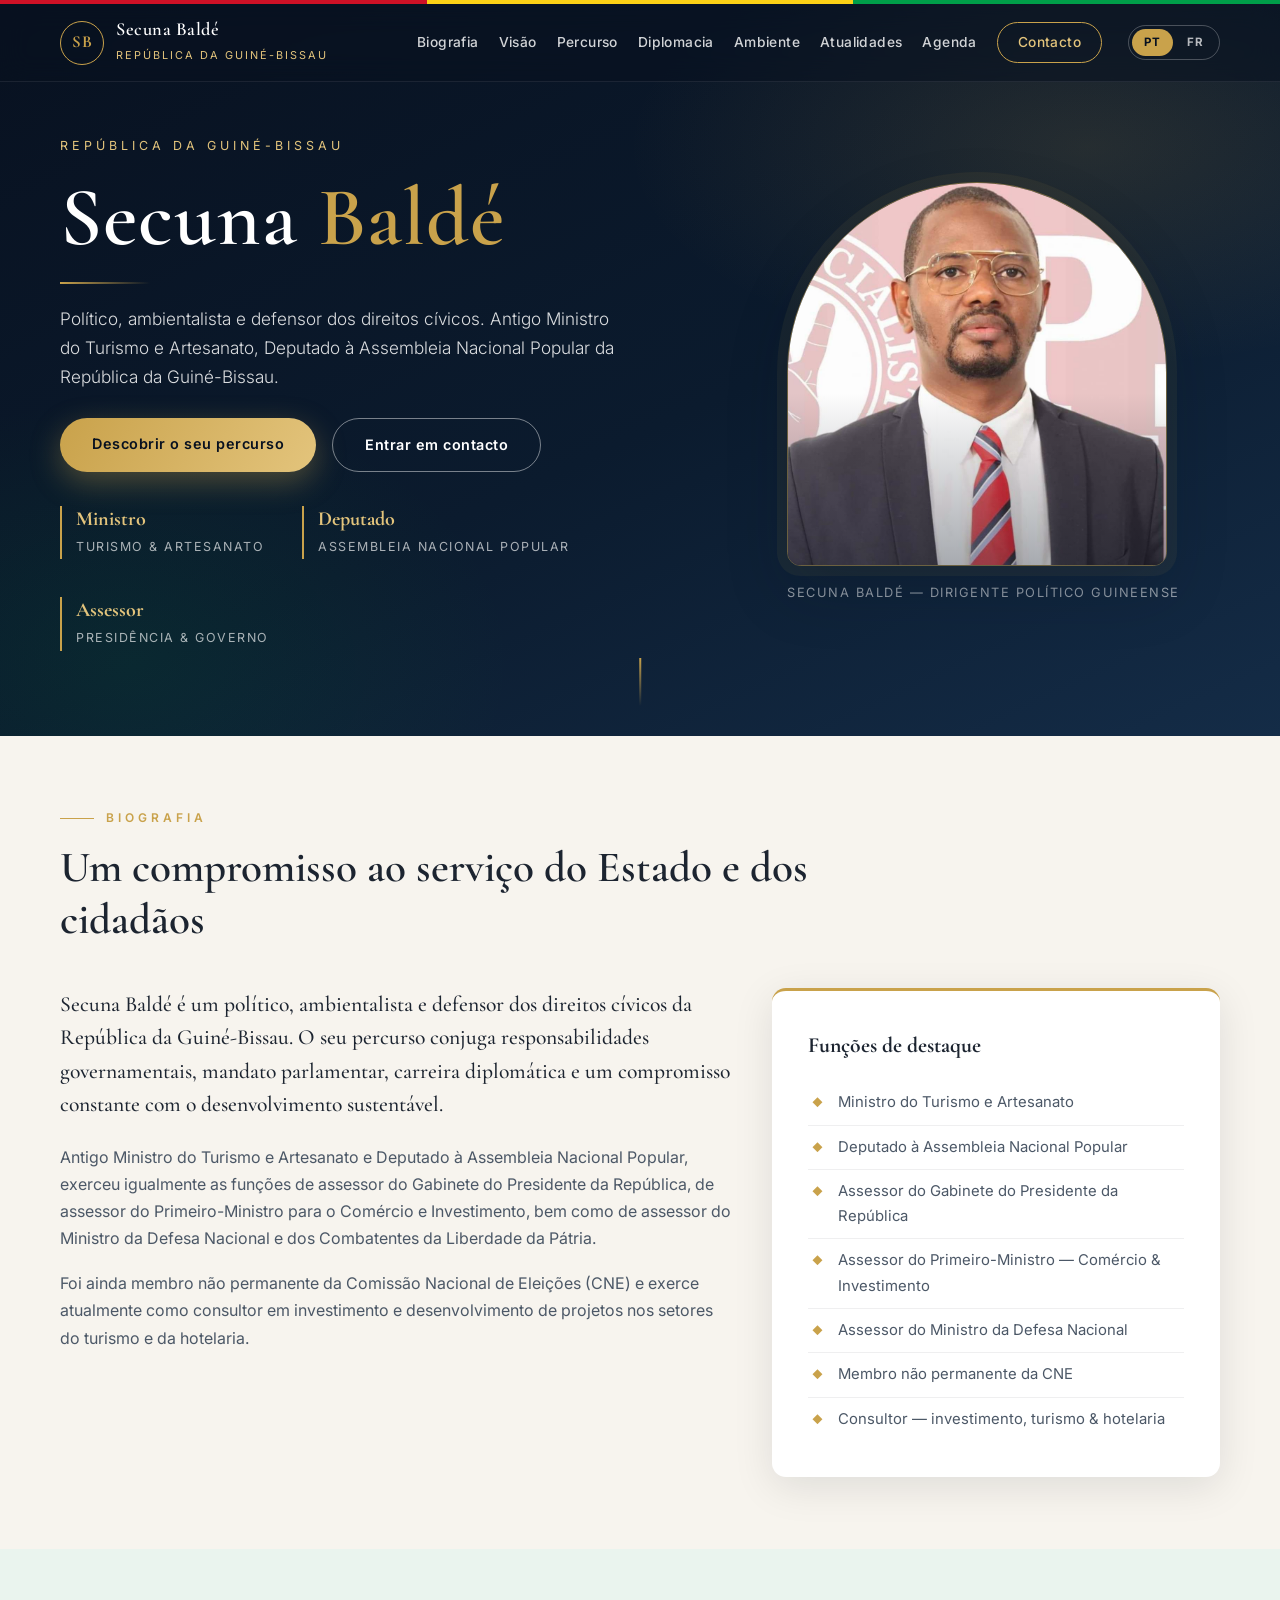
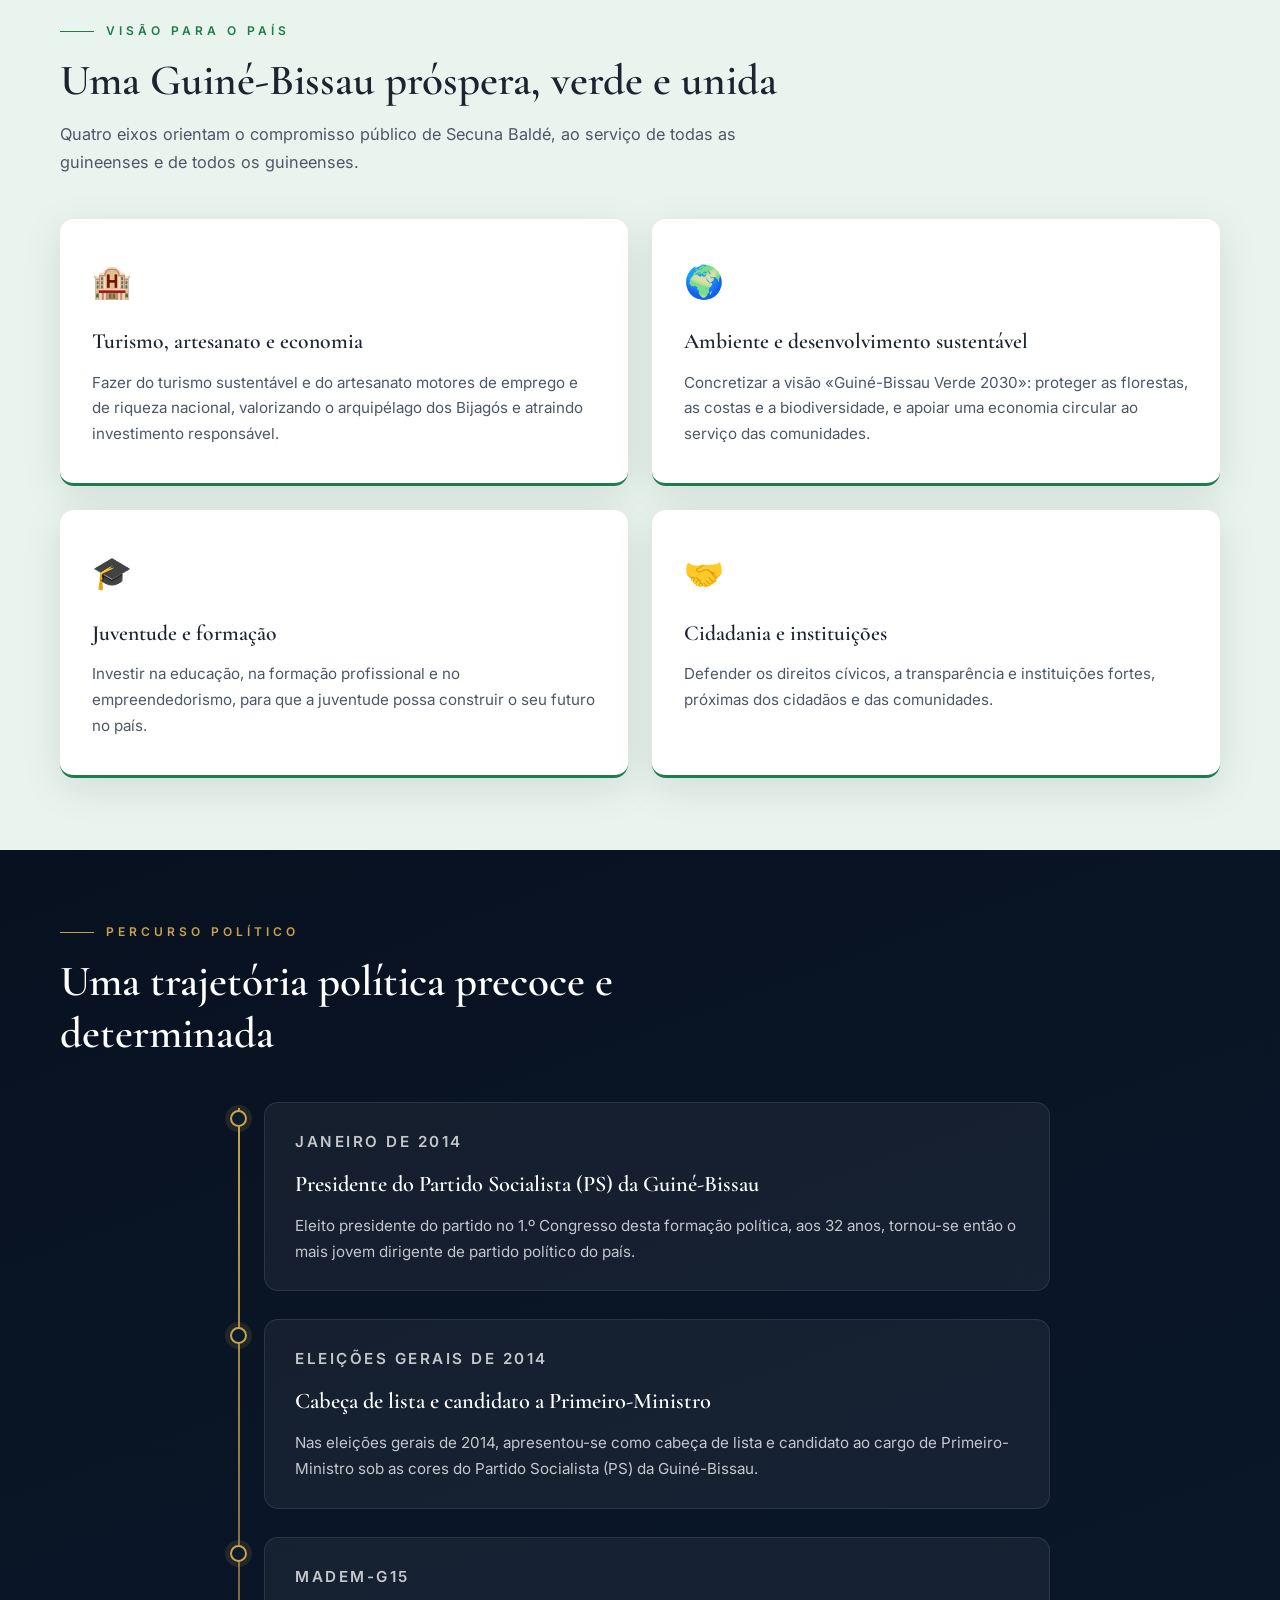
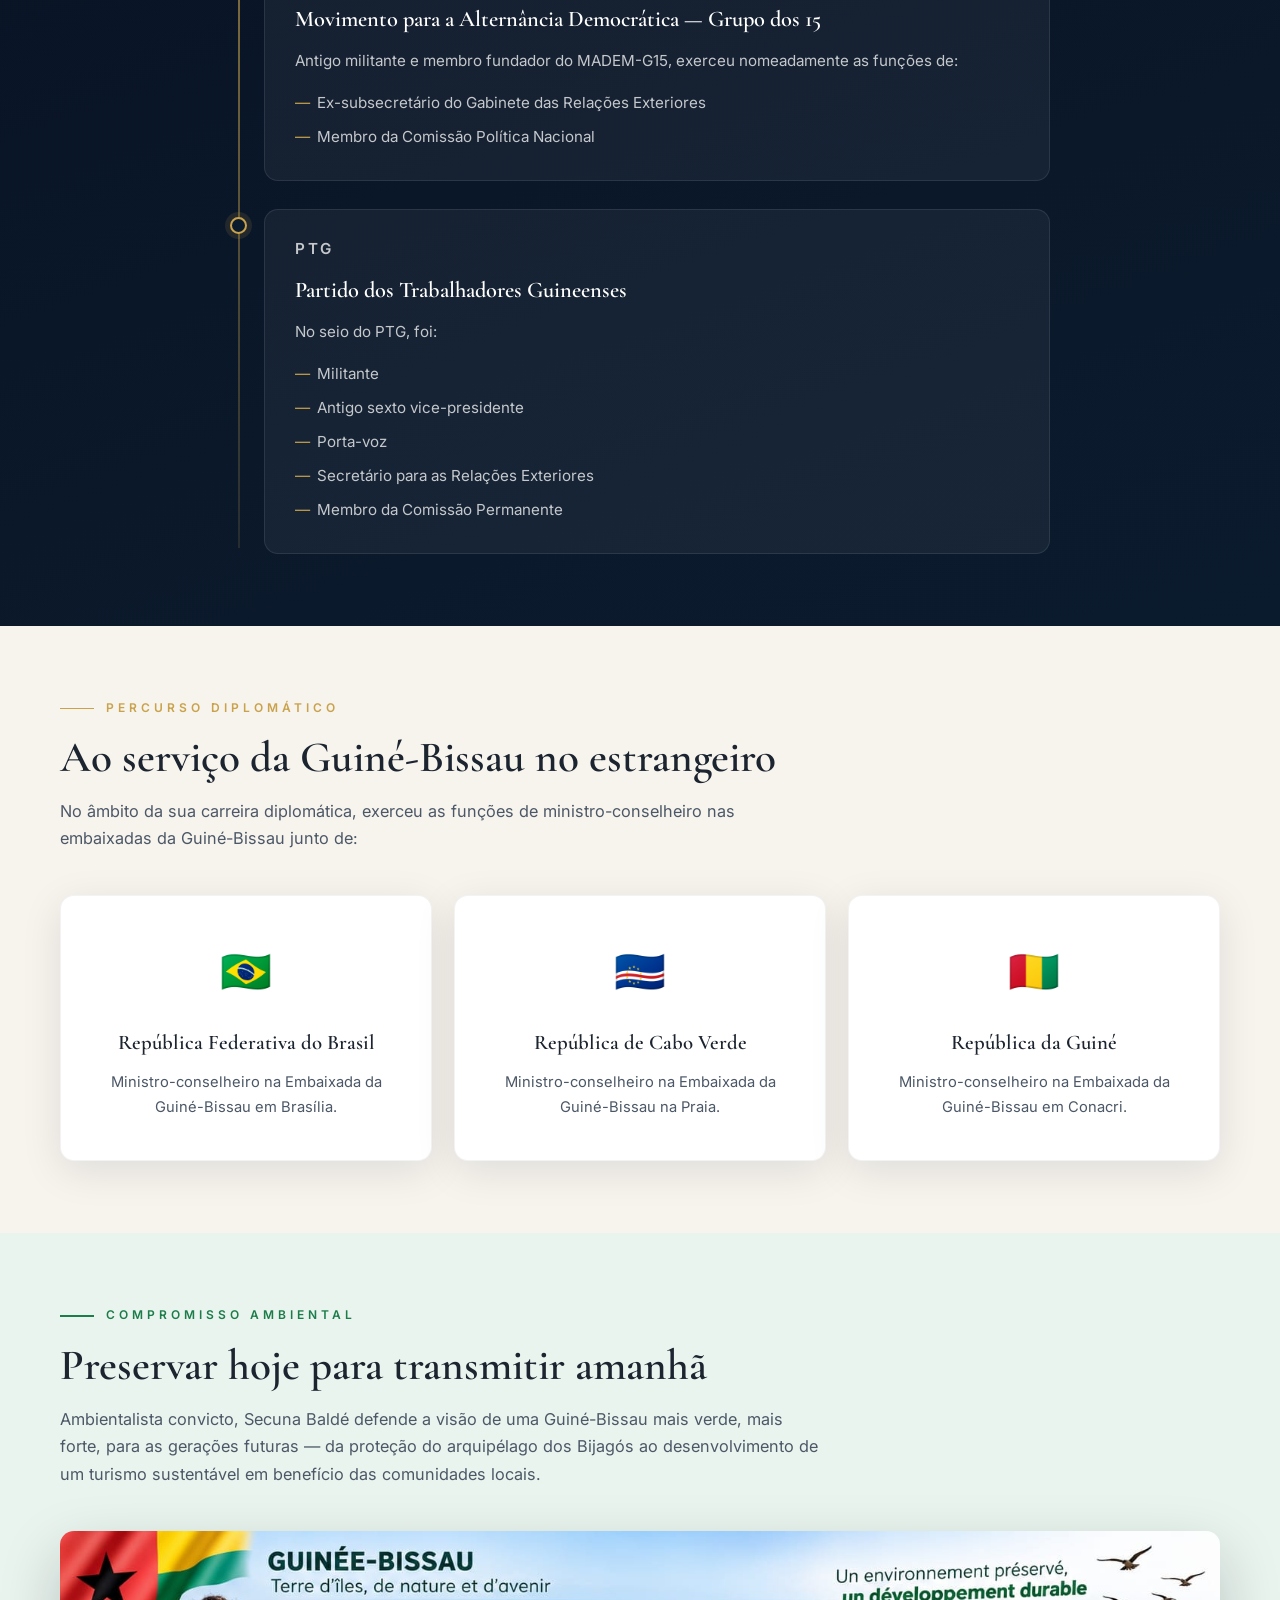
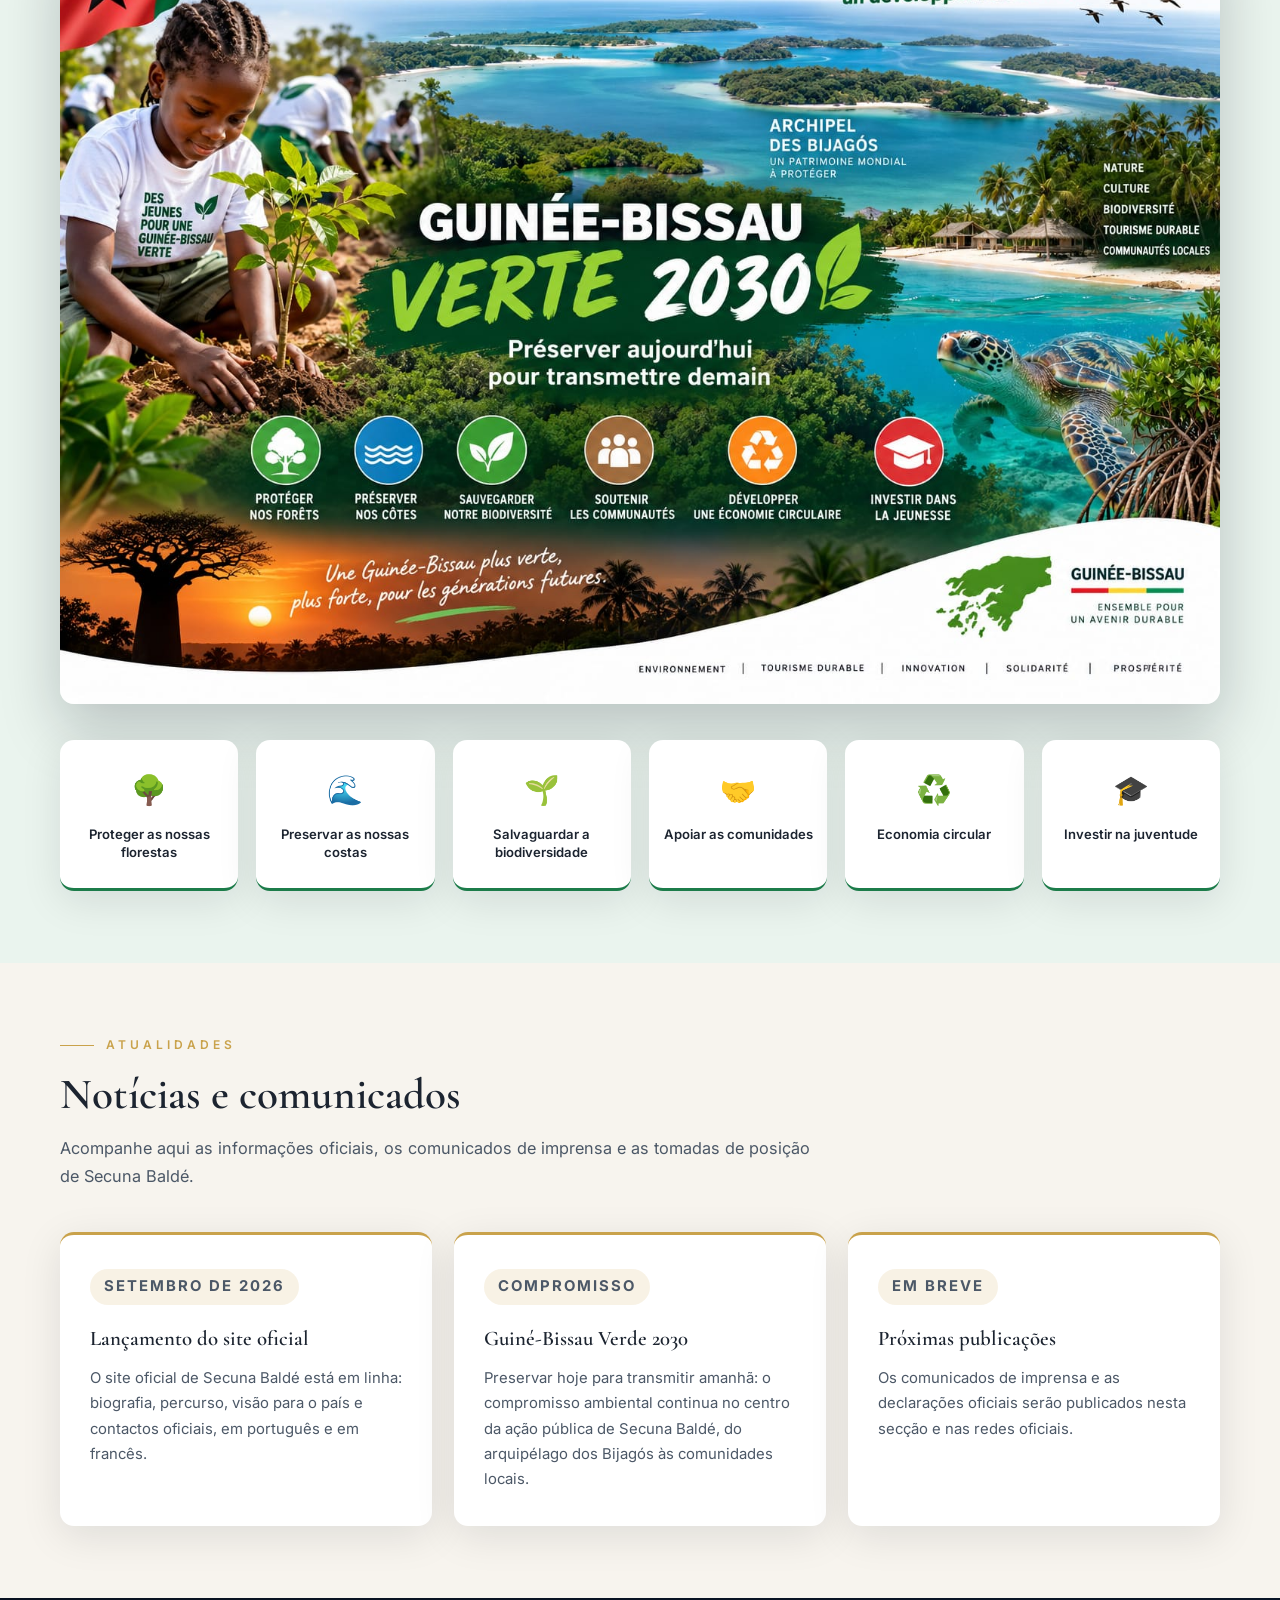
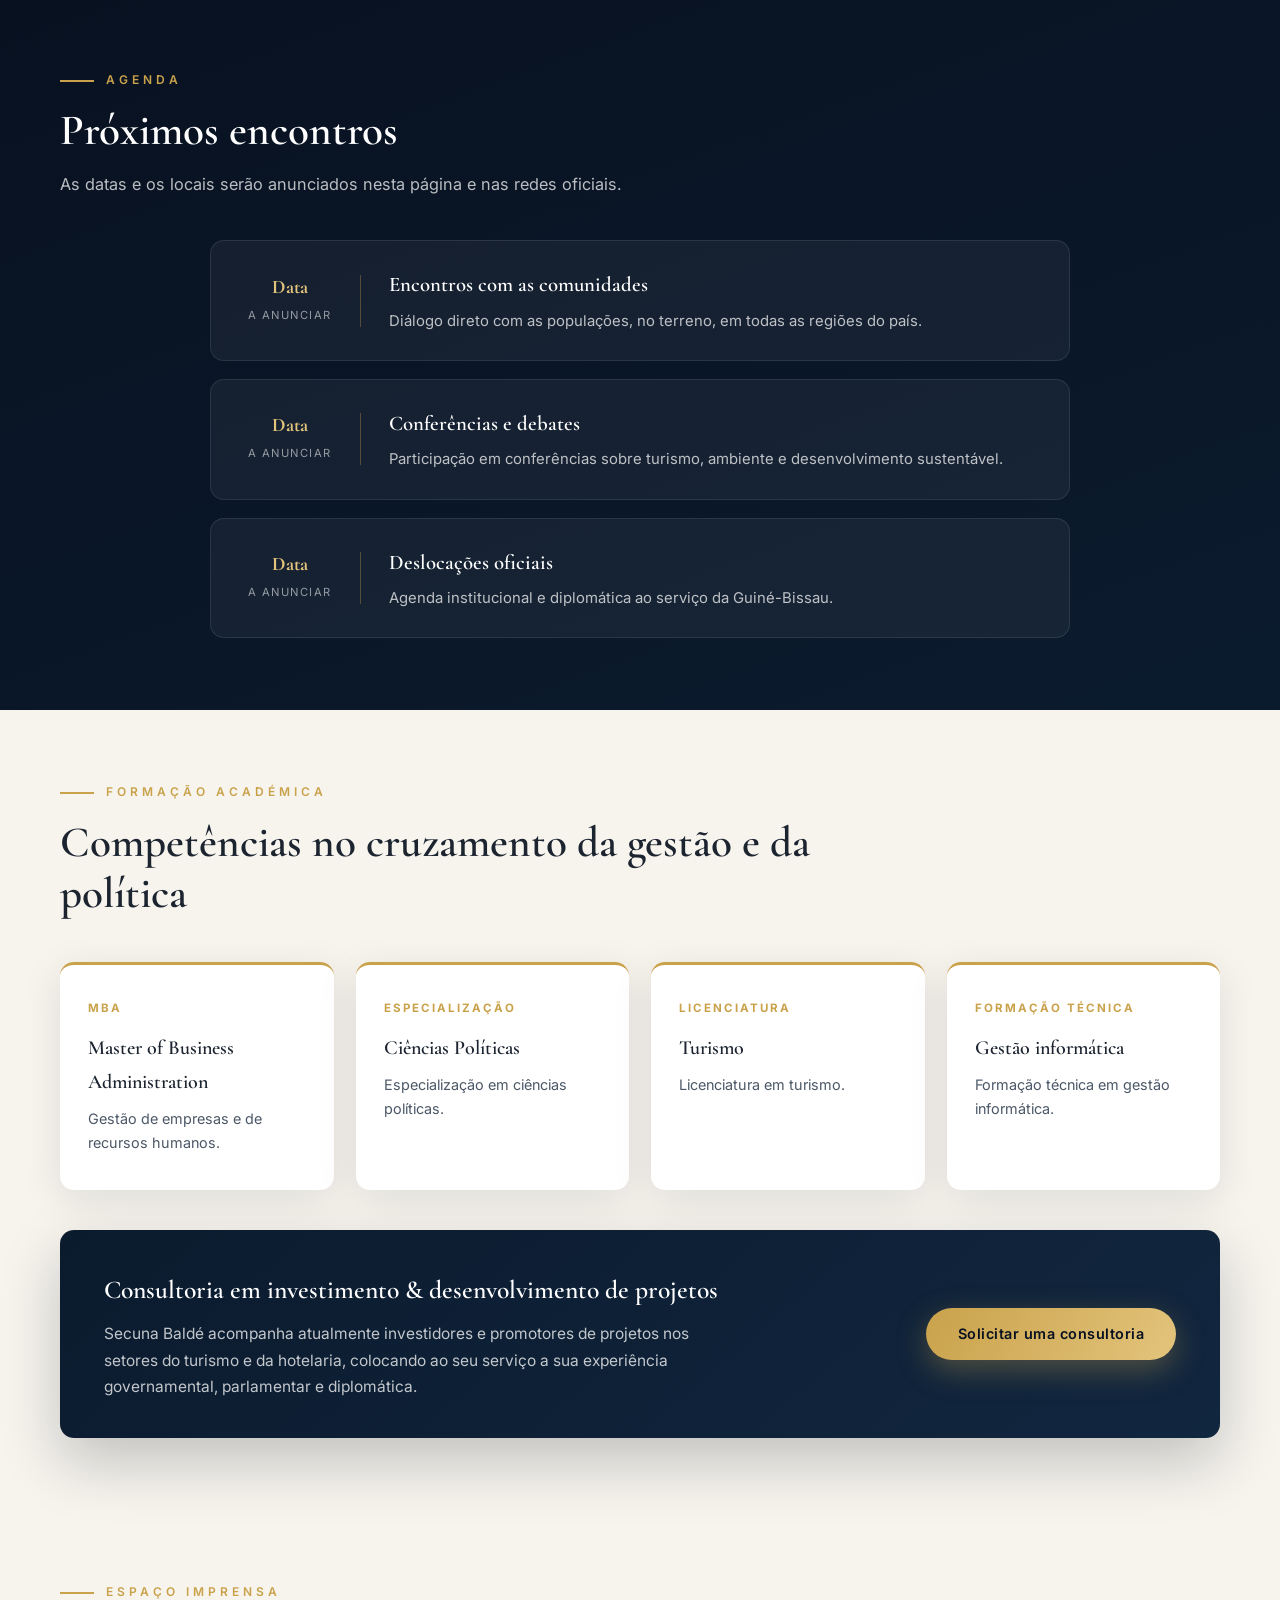
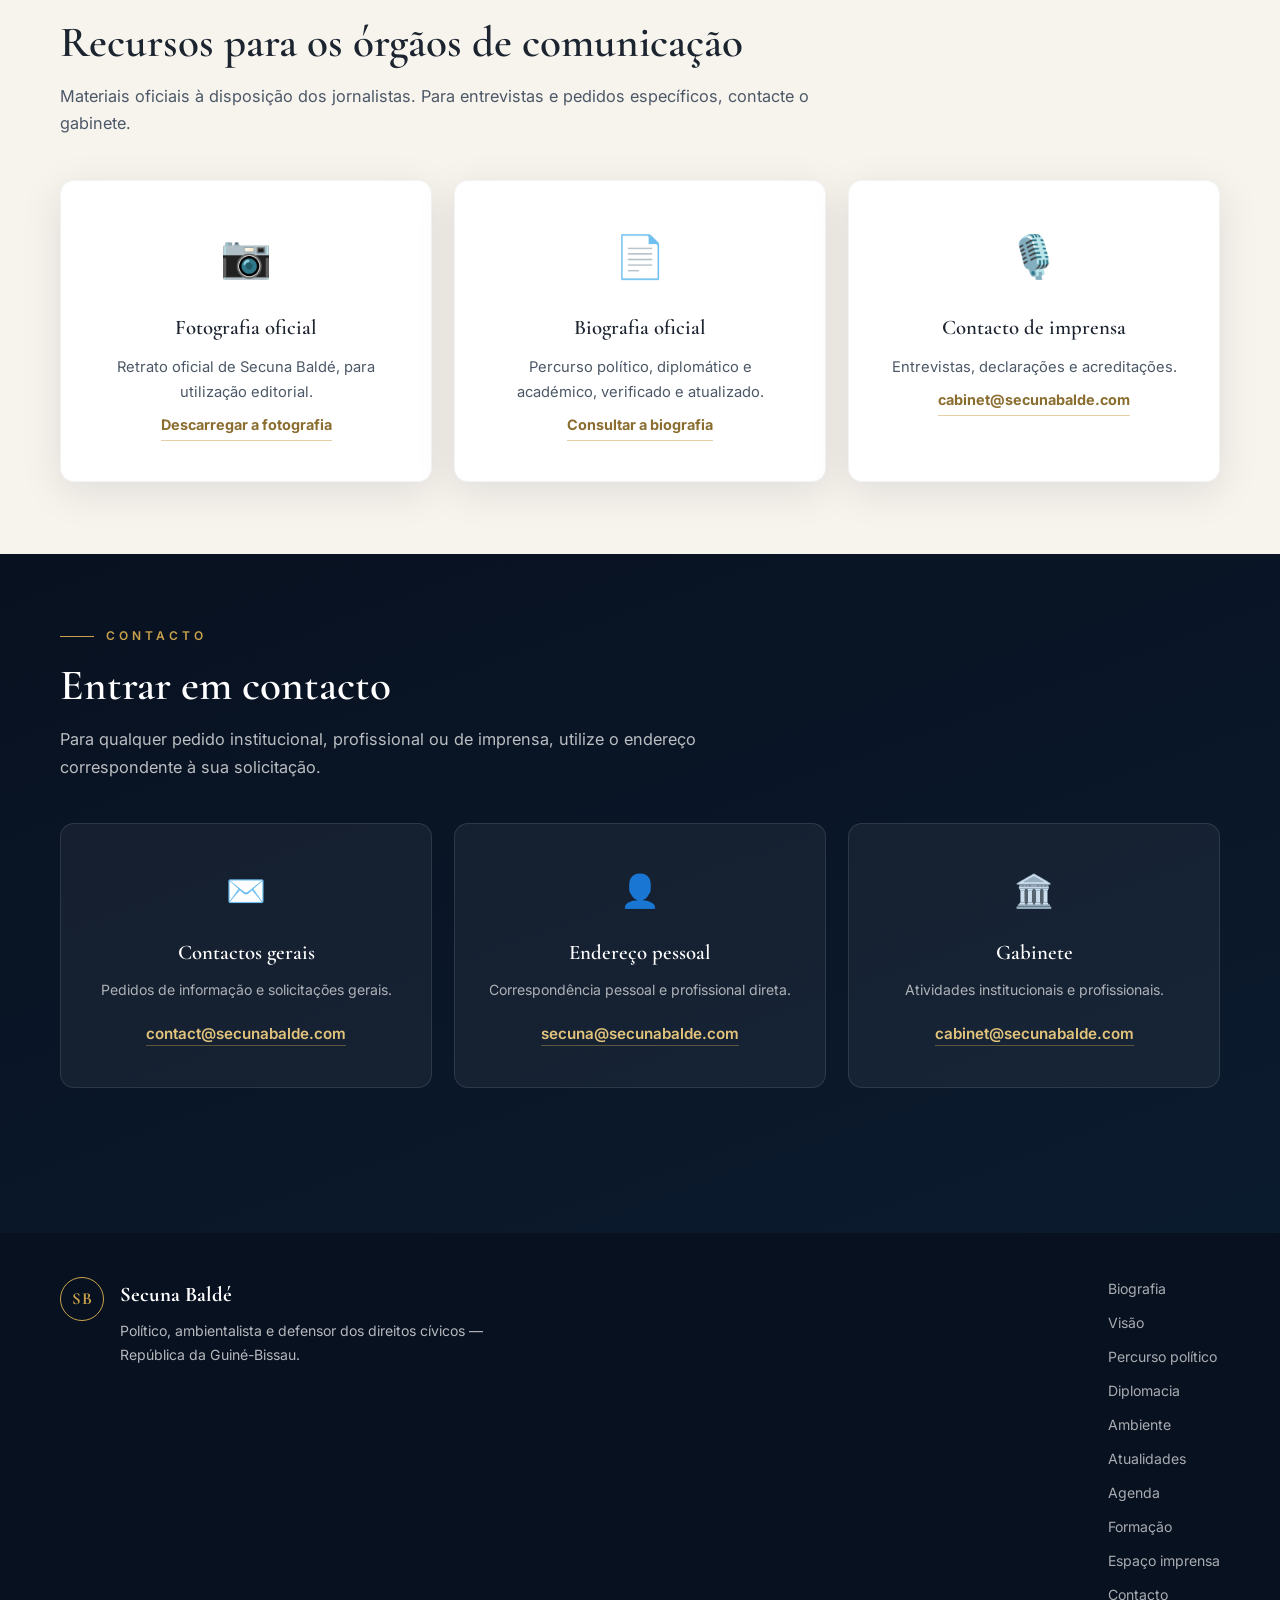
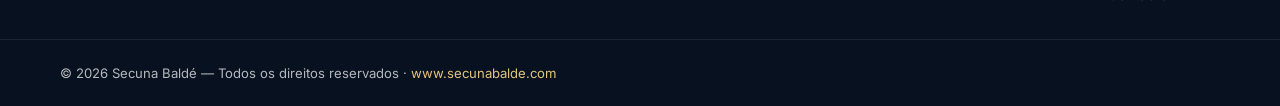
<file: index.html>
<!DOCTYPE html>
<html lang="pt">
<head>
  <meta charset="UTF-8">
  <meta name="viewport" content="width=device-width, initial-scale=1.0">
  <title>Secuna Baldé — Político, Ambientalista e Defensor dos Direitos Cívicos</title>
  <meta name="description" content="Site oficial de Secuna Baldé — Antigo Ministro do Turismo e Artesanato da República da Guiné-Bissau, Deputado à Assembleia Nacional Popular, ambientalista e consultor em investimento.">
  <meta property="og:title" content="Secuna Baldé — Site oficial">
  <meta property="og:description" content="Político, ambientalista e defensor dos direitos cívicos da República da Guiné-Bissau.">
  <meta property="og:image" content="assets/mr_balde.jpeg">
  <link rel="alternate" hreflang="pt" href="https://www.secunabalde.com/">
  <link rel="alternate" hreflang="fr" href="https://www.secunabalde.com/fr/">
  <link rel="preconnect" href="https://fonts.googleapis.com">
  <link rel="preconnect" href="https://fonts.gstatic.com" crossorigin>
  <link href="https://fonts.googleapis.com/css2?family=Cormorant+Garamond:ital,wght@0,400;0,500;0,600;0,700;1,400&family=Inter:wght@300;400;500;600;700&display=swap" rel="stylesheet">
  <link rel="stylesheet" href="css/style.css">
  <link rel="icon" href="data:image/svg+xml,&lt;svg xmlns='http://www.w3.org/2000/svg' viewBox='0 0 100 100'&gt;&lt;text y='.9em' font-size='90'&gt;🇬🇼&lt;/text&gt;&lt;/svg&gt;">
</head>
<body>

  <!-- Barra bandeira Guiné-Bissau -->
  <div class="flag-bar" aria-hidden="true">
    <span class="flag-red"></span><span class="flag-yellow"></span><span class="flag-green"></span>
  </div>

  <!-- ===== NAVEGAÇÃO ===== -->
  <header class="site-header" id="siteHeader">
    <div class="container nav-inner">
      <a href="#inicio" class="brand">
        <span class="brand-initials">SB</span>
        <span class="brand-text">
          <strong>Secuna Baldé</strong>
          <small>República da Guiné-Bissau</small>
        </span>
      </a>
      <nav class="main-nav" id="mainNav" aria-label="Navegação principal">
        <a href="#biografia" class="nav-link">Biografia</a>
        <a href="#visao" class="nav-link">Visão</a>
        <a href="#politica" class="nav-link">Percurso</a>
        <a href="#diplomacia" class="nav-link">Diplomacia</a>
        <a href="#ambiente" class="nav-link">Ambiente</a>
        <a href="#atualidades" class="nav-link">Atualidades</a>
        <a href="#agenda" class="nav-link">Agenda</a>
        <a href="#contacto" class="nav-link nav-cta">Contacto</a>
        <div class="lang-switch" aria-label="Idioma / Langue">
          <a href="index.html" class="active" lang="pt">PT</a>
          <a href="fr/index.html" lang="fr">FR</a>
        </div>
      </nav>
      <button class="nav-toggle" id="navToggle" aria-label="Abrir o menu" aria-expanded="false">
        <span></span><span></span><span></span>
      </button>
    </div>
  </header>

  <main id="pageMain">

    <!-- ===== HERO ===== -->
    <section class="hero" id="inicio">
      <div class="hero-bg" aria-hidden="true"></div>
      <div class="container hero-inner">
        <div class="hero-text reveal">
          <p class="hero-kicker">República da Guiné-Bissau</p>
          <h1 class="hero-title">Secuna <span>Baldé</span></h1>
          <div class="hero-rule" aria-hidden="true"></div>
          <p class="hero-subtitle">
            Político, ambientalista e defensor dos direitos cívicos.
            Antigo Ministro do Turismo e Artesanato, Deputado à Assembleia
            Nacional Popular da República da Guiné-Bissau.
          </p>
          <div class="hero-actions">
            <a href="#biografia" class="btn btn-gold">Descobrir o seu percurso</a>
            <a href="#contacto" class="btn btn-outline">Entrar em contacto</a>
          </div>
          <ul class="hero-highlights">
            <li><strong>Ministro</strong><span>Turismo &amp; Artesanato</span></li>
            <li><strong>Deputado</strong><span>Assembleia Nacional Popular</span></li>
            <li><strong>Assessor</strong><span>Presidência &amp; Governo</span></li>
          </ul>
        </div>
        <figure class="hero-portrait reveal delay-2">
          <div class="portrait-frame">
            <img src="assets/mr_balde.jpeg" alt="Retrato oficial de Secuna Baldé" loading="eager">
          </div>
          <figcaption>Secuna Baldé — Dirigente político guineense</figcaption>
        </figure>
      </div>
      <a href="#biografia" class="scroll-hint" aria-label="Deslocar para baixo">
        <span class="scroll-hint-line"></span>
      </a>
    </section>

    <!-- ===== BIOGRAFIA ===== -->
    <section class="section" id="biografia">
      <div class="container">
        <div class="section-head reveal">
          <p class="section-kicker">Biografia</p>
          <h2 class="section-title">Um compromisso ao serviço do Estado e dos cidadãos</h2>
        </div>
        <div class="bio-grid">
          <div class="bio-text reveal">
            <p class="lead">
              Secuna Baldé é um político, ambientalista e defensor dos direitos cívicos
              da República da Guiné-Bissau. O seu percurso conjuga responsabilidades
              governamentais, mandato parlamentar, carreira diplomática e um compromisso
              constante com o desenvolvimento sustentável.
            </p>
            <p>
              Antigo Ministro do Turismo e Artesanato e Deputado à Assembleia Nacional
              Popular, exerceu igualmente as funções de assessor do Gabinete do
              Presidente da República, de assessor do Primeiro-Ministro para o Comércio
              e Investimento, bem como de assessor do Ministro da Defesa Nacional e dos
              Combatentes da Liberdade da Pátria.
            </p>
            <p>
              Foi ainda membro não permanente da Comissão Nacional de Eleições (CNE)
              e exerce atualmente como consultor em investimento e desenvolvimento de
              projetos nos setores do turismo e da hotelaria.
            </p>
          </div>
          <aside class="bio-card reveal delay-2">
            <h3>Funções de destaque</h3>
            <ul class="check-list">
              <li>Ministro do Turismo e Artesanato</li>
              <li>Deputado à Assembleia Nacional Popular</li>
              <li>Assessor do Gabinete do Presidente da República</li>
              <li>Assessor do Primeiro-Ministro — Comércio &amp; Investimento</li>
              <li>Assessor do Ministro da Defesa Nacional</li>
              <li>Membro não permanente da CNE</li>
              <li>Consultor — investimento, turismo &amp; hotelaria</li>
            </ul>
          </aside>
        </div>
      </div>
    </section>

    <!-- ===== VISÃO ===== -->
    <section class="section section-green" id="visao">
      <div class="container">
        <div class="section-head reveal">
          <p class="section-kicker section-kicker-green">Visão para o país</p>
          <h2 class="section-title">Uma Guiné-Bissau próspera, verde e unida</h2>
          <p class="section-sub">
            Quatro eixos orientam o compromisso público de Secuna Baldé,
            ao serviço de todas as guineenses e de todos os guineenses.
          </p>
        </div>
        <div class="vision-grid">
          <article class="vision-card reveal">
            <span aria-hidden="true">🏨</span>
            <h3>Turismo, artesanato e economia</h3>
            <p>
              Fazer do turismo sustentável e do artesanato motores de emprego e de
              riqueza nacional, valorizando o arquipélago dos Bijagós e atraindo
              investimento responsável.
            </p>
          </article>
          <article class="vision-card reveal delay-1">
            <span aria-hidden="true">🌍</span>
            <h3>Ambiente e desenvolvimento sustentável</h3>
            <p>
              Concretizar a visão «Guiné-Bissau Verde 2030»: proteger as florestas,
              as costas e a biodiversidade, e apoiar uma economia circular ao
              serviço das comunidades.
            </p>
          </article>
          <article class="vision-card reveal delay-2">
            <span aria-hidden="true">🎓</span>
            <h3>Juventude e formação</h3>
            <p>
              Investir na educação, na formação profissional e no empreendedorismo,
              para que a juventude possa construir o seu futuro no país.
            </p>
          </article>
          <article class="vision-card reveal delay-3">
            <span aria-hidden="true">🤝</span>
            <h3>Cidadania e instituições</h3>
            <p>
              Defender os direitos cívicos, a transparência e instituições fortes,
              próximas dos cidadãos e das comunidades.
            </p>
          </article>
        </div>
      </div>
    </section>

    <!-- ===== PERCURSO POLÍTICO ===== -->
    <section class="section section-dark" id="politica">
      <div class="container">
        <div class="section-head reveal">
          <p class="section-kicker">Percurso político</p>
          <h2 class="section-title">Uma trajetória política precoce e determinada</h2>
        </div>

        <div class="timeline">
          <article class="timeline-item reveal">
            <div class="timeline-marker" aria-hidden="true"></div>
            <div class="timeline-card">
              <p class="timeline-date">Janeiro de 2014</p>
              <h3>Presidente do Partido Socialista (PS) da Guiné-Bissau</h3>
              <p>
                Eleito presidente do partido no 1.º Congresso desta formação política,
                aos 32 anos, tornou-se então o mais jovem dirigente de partido
                político do país.
              </p>
            </div>
          </article>

          <article class="timeline-item reveal">
            <div class="timeline-marker" aria-hidden="true"></div>
            <div class="timeline-card">
              <p class="timeline-date">Eleições gerais de 2014</p>
              <h3>Cabeça de lista e candidato a Primeiro-Ministro</h3>
              <p>
                Nas eleições gerais de 2014, apresentou-se como cabeça de lista e
                candidato ao cargo de Primeiro-Ministro sob as cores do Partido
                Socialista (PS) da Guiné-Bissau.
              </p>
            </div>
          </article>

          <article class="timeline-item reveal">
            <div class="timeline-marker" aria-hidden="true"></div>
            <div class="timeline-card">
              <p class="timeline-date">MADEM-G15</p>
              <h3>Movimento para a Alternância Democrática — Grupo dos 15</h3>
              <p>Antigo militante e membro fundador do MADEM-G15, exerceu nomeadamente as funções de:</p>
              <ul class="dash-list">
                <li>Ex-subsecretário do Gabinete das Relações Exteriores</li>
                <li>Membro da Comissão Política Nacional</li>
              </ul>
            </div>
          </article>

          <article class="timeline-item reveal">
            <div class="timeline-marker" aria-hidden="true"></div>
            <div class="timeline-card">
              <p class="timeline-date">PTG</p>
              <h3>Partido dos Trabalhadores Guineenses</h3>
              <p>No seio do PTG, foi:</p>
              <ul class="dash-list">
                <li>Militante</li>
                <li>Antigo sexto vice-presidente</li>
                <li>Porta-voz</li>
                <li>Secretário para as Relações Exteriores</li>
                <li>Membro da Comissão Permanente</li>
              </ul>
            </div>
          </article>
        </div>
      </div>
    </section>

    <!-- ===== DIPLOMACIA ===== -->
    <section class="section" id="diplomacia">
      <div class="container">
        <div class="section-head reveal">
          <p class="section-kicker">Percurso diplomático</p>
          <h2 class="section-title">Ao serviço da Guiné-Bissau no estrangeiro</h2>
          <p class="section-sub">
            No âmbito da sua carreira diplomática, exerceu as funções de
            ministro-conselheiro nas embaixadas da Guiné-Bissau junto de:
          </p>
        </div>
        <div class="cards-3">
          <article class="country-card reveal">
            <span class="country-flag" aria-hidden="true">🇧🇷</span>
            <h3>República Federativa do Brasil</h3>
            <p>Ministro-conselheiro na Embaixada da Guiné-Bissau em Brasília.</p>
          </article>
          <article class="country-card reveal delay-1">
            <span class="country-flag" aria-hidden="true">🇨🇻</span>
            <h3>República de Cabo Verde</h3>
            <p>Ministro-conselheiro na Embaixada da Guiné-Bissau na Praia.</p>
          </article>
          <article class="country-card reveal delay-2">
            <span class="country-flag" aria-hidden="true">🇬🇳</span>
            <h3>República da Guiné</h3>
            <p>Ministro-conselheiro na Embaixada da Guiné-Bissau em Conacri.</p>
          </article>
        </div>
      </div>
    </section>

    <!-- ===== AMBIENTE ===== -->
    <section class="section section-green" id="ambiente">
      <div class="container">
        <div class="section-head reveal">
          <p class="section-kicker section-kicker-green">Compromisso ambiental</p>
          <h2 class="section-title">Preservar hoje para transmitir amanhã</h2>
          <p class="section-sub">
            Ambientalista convicto, Secuna Baldé defende a visão de uma Guiné-Bissau
            mais verde, mais forte, para as gerações futuras — da proteção do
            arquipélago dos Bijagós ao desenvolvimento de um turismo sustentável
            em benefício das comunidades locais.
          </p>
        </div>
        <figure class="env-visual reveal">
          <img src="assets/environnement.jpeg" alt="Guiné-Bissau Verde 2030 — preservar hoje para transmitir amanhã" loading="lazy">
        </figure>
        <div class="pillars">
          <div class="pillar reveal"><span aria-hidden="true">🌳</span><p>Proteger as nossas florestas</p></div>
          <div class="pillar reveal delay-1"><span aria-hidden="true">🌊</span><p>Preservar as nossas costas</p></div>
          <div class="pillar reveal delay-2"><span aria-hidden="true">🌱</span><p>Salvaguardar a biodiversidade</p></div>
          <div class="pillar reveal delay-3"><span aria-hidden="true">🤝</span><p>Apoiar as comunidades</p></div>
          <div class="pillar reveal delay-4"><span aria-hidden="true">♻️</span><p>Economia circular</p></div>
          <div class="pillar reveal delay-5"><span aria-hidden="true">🎓</span><p>Investir na juventude</p></div>
        </div>
      </div>
    </section>

    <!-- ===== ATUALIDADES ===== -->
    <section class="section" id="atualidades">
      <div class="container">
        <div class="section-head reveal">
          <p class="section-kicker">Atualidades</p>
          <h2 class="section-title">Notícias e comunicados</h2>
          <p class="section-sub">
            Acompanhe aqui as informações oficiais, os comunicados de imprensa
            e as tomadas de posição de Secuna Baldé.
          </p>
        </div>
        <div class="cards-3">
          <article class="news-card reveal">
            <p class="news-date">Setembro de 2026</p>
            <h3>Lançamento do site oficial</h3>
            <p>
              O site oficial de Secuna Baldé está em linha: biografia, percurso,
              visão para o país e contactos oficiais, em português e em francês.
            </p>
          </article>
          <article class="news-card reveal delay-1">
            <p class="news-date">Compromisso</p>
            <h3>Guiné-Bissau Verde 2030</h3>
            <p>
              Preservar hoje para transmitir amanhã: o compromisso ambiental
              continua no centro da ação pública de Secuna Baldé, do arquipélago
              dos Bijagós às comunidades locais.
            </p>
          </article>
          <article class="news-card reveal delay-2">
            <p class="news-date">Em breve</p>
            <h3>Próximas publicações</h3>
            <p>
              Os comunicados de imprensa e as declarações oficiais serão
              publicados nesta secção e nas redes oficiais.
            </p>
          </article>
        </div>
      </div>
    </section>

    <!-- ===== AGENDA ===== -->
    <section class="section section-dark" id="agenda">
      <div class="container">
        <div class="section-head reveal">
          <p class="section-kicker">Agenda</p>
          <h2 class="section-title">Próximos encontros</h2>
          <p class="section-sub">
            As datas e os locais serão anunciados nesta página e nas redes oficiais.
          </p>
        </div>
        <div class="agenda-list">
          <article class="agenda-item reveal">
            <div class="agenda-date"><strong>Data</strong><span>a anunciar</span></div>
            <div class="agenda-info">
              <h3>Encontros com as comunidades</h3>
              <p>Diálogo direto com as populações, no terreno, em todas as regiões do país.</p>
            </div>
          </article>
          <article class="agenda-item reveal delay-1">
            <div class="agenda-date"><strong>Data</strong><span>a anunciar</span></div>
            <div class="agenda-info">
              <h3>Conferências e debates</h3>
              <p>Participação em conferências sobre turismo, ambiente e desenvolvimento sustentável.</p>
            </div>
          </article>
          <article class="agenda-item reveal delay-2">
            <div class="agenda-date"><strong>Data</strong><span>a anunciar</span></div>
            <div class="agenda-info">
              <h3>Deslocações oficiais</h3>
              <p>Agenda institucional e diplomática ao serviço da Guiné-Bissau.</p>
            </div>
          </article>
        </div>
      </div>
    </section>

    <!-- ===== FORMAÇÃO & CONSULTORIA ===== -->
    <section class="section" id="formacao">
      <div class="container">
        <div class="section-head reveal">
          <p class="section-kicker">Formação académica</p>
          <h2 class="section-title">Competências no cruzamento da gestão e da política</h2>
        </div>
        <div class="cards-4">
          <article class="edu-card reveal">
            <p class="edu-level">MBA</p>
            <h3>Master of Business Administration</h3>
            <p>Gestão de empresas e de recursos humanos.</p>
          </article>
          <article class="edu-card reveal delay-1">
            <p class="edu-level">Especialização</p>
            <h3>Ciências Políticas</h3>
            <p>Especialização em ciências políticas.</p>
          </article>
          <article class="edu-card reveal delay-2">
            <p class="edu-level">Licenciatura</p>
            <h3>Turismo</h3>
            <p>Licenciatura em turismo.</p>
          </article>
          <article class="edu-card reveal delay-3">
            <p class="edu-level">Formação técnica</p>
            <h3>Gestão informática</h3>
            <p>Formação técnica em gestão informática.</p>
          </article>
        </div>

        <div class="consulting reveal">
          <div class="consulting-text">
            <h3>Consultoria em investimento &amp; desenvolvimento de projetos</h3>
            <p>
              Secuna Baldé acompanha atualmente investidores e promotores de projetos
              nos setores do turismo e da hotelaria, colocando ao seu serviço a sua
              experiência governamental, parlamentar e diplomática.
            </p>
          </div>
          <a href="#contacto" class="btn btn-gold">Solicitar uma consultoria</a>
        </div>
      </div>
    </section>

    <!-- ===== IMPRENSA ===== -->
    <section class="section" id="imprensa">
      <div class="container">
        <div class="section-head reveal">
          <p class="section-kicker">Espaço imprensa</p>
          <h2 class="section-title">Recursos para os órgãos de comunicação</h2>
          <p class="section-sub">
            Materiais oficiais à disposição dos jornalistas. Para entrevistas
            e pedidos específicos, contacte o gabinete.
          </p>
        </div>
        <div class="cards-3">
          <article class="country-card reveal">
            <span class="country-flag" aria-hidden="true">📷</span>
            <h3>Fotografia oficial</h3>
            <p>Retrato oficial de Secuna Baldé, para utilização editorial.</p>
            <a class="press-link" href="assets/mr_balde.jpeg" download="secuna-balde-retrato-oficial.jpg">Descarregar a fotografia</a>
          </article>
          <article class="country-card reveal delay-1">
            <span class="country-flag" aria-hidden="true">📄</span>
            <h3>Biografia oficial</h3>
            <p>Percurso político, diplomático e académico, verificado e atualizado.</p>
            <a class="press-link" href="#biografia">Consultar a biografia</a>
          </article>
          <article class="country-card reveal delay-2">
            <span class="country-flag" aria-hidden="true">🎙️</span>
            <h3>Contacto de imprensa</h3>
            <p>Entrevistas, declarações e acreditações.</p>
            <a class="press-link" href="mailto:cabinet@secunabalde.com">cabinet@secunabalde.com</a>
          </article>
        </div>
      </div>
    </section>

    <!-- ===== CONTACTO ===== -->
    <section class="section section-dark" id="contacto">
      <div class="container">
        <div class="section-head reveal">
          <p class="section-kicker">Contacto</p>
          <h2 class="section-title">Entrar em contacto</h2>
          <p class="section-sub">
            Para qualquer pedido institucional, profissional ou de imprensa,
            utilize o endereço correspondente à sua solicitação.
          </p>
        </div>
        <div class="cards-3">
          <article class="contact-card reveal">
            <span class="contact-icon" aria-hidden="true">✉️</span>
            <h3>Contactos gerais</h3>
            <p>Pedidos de informação e solicitações gerais.</p>
            <a href="mailto:contact@secunabalde.com">contact@secunabalde.com</a>
          </article>
          <article class="contact-card reveal delay-1">
            <span class="contact-icon" aria-hidden="true">👤</span>
            <h3>Endereço pessoal</h3>
            <p>Correspondência pessoal e profissional direta.</p>
            <a href="mailto:secuna@secunabalde.com">secuna@secunabalde.com</a>
          </article>
          <article class="contact-card reveal delay-2">
            <span class="contact-icon" aria-hidden="true">🏛️</span>
            <h3>Gabinete</h3>
            <p>Atividades institucionais e profissionais.</p>
            <a href="mailto:cabinet@secunabalde.com">cabinet@secunabalde.com</a>
          </article>
        </div>
        <p class="contact-site reveal">
          Site oficial: <a href="https://www.secunabalde.com">www.secunabalde.com</a>
        </p>
      </div>
    </section>

  </main>

  <!-- ===== RODAPÉ ===== -->
  <footer class="site-footer" id="pageFooter">
    <div class="container footer-inner">
      <div class="footer-brand">
        <span class="brand-initials">SB</span>
        <div>
          <strong>Secuna Baldé</strong>
          <p>Político, ambientalista e defensor dos direitos cívicos — República da Guiné-Bissau.</p>
        </div>
      </div>
      <nav class="footer-nav" aria-label="Navegação de rodapé">
        <a href="#biografia">Biografia</a>
        <a href="#visao">Visão</a>
        <a href="#politica">Percurso político</a>
        <a href="#diplomacia">Diplomacia</a>
        <a href="#ambiente">Ambiente</a>
        <a href="#atualidades">Atualidades</a>
        <a href="#agenda">Agenda</a>
        <a href="#formacao">Formação</a>
        <a href="#imprensa">Espaço imprensa</a>
        <a href="#contacto">Contacto</a>
      </nav>
    </div>
    <div class="footer-bottom">
      <div class="container">
        <p>© <span id="year"></span> Secuna Baldé — Todos os direitos reservados · <a href="https://www.secunabalde.com">www.secunabalde.com</a></p>
      </div>
    </div>
  </footer>

  <script src="js/editor.js"></script>
  <script src="js/main.js"></script>
</body>
</html>
</file>
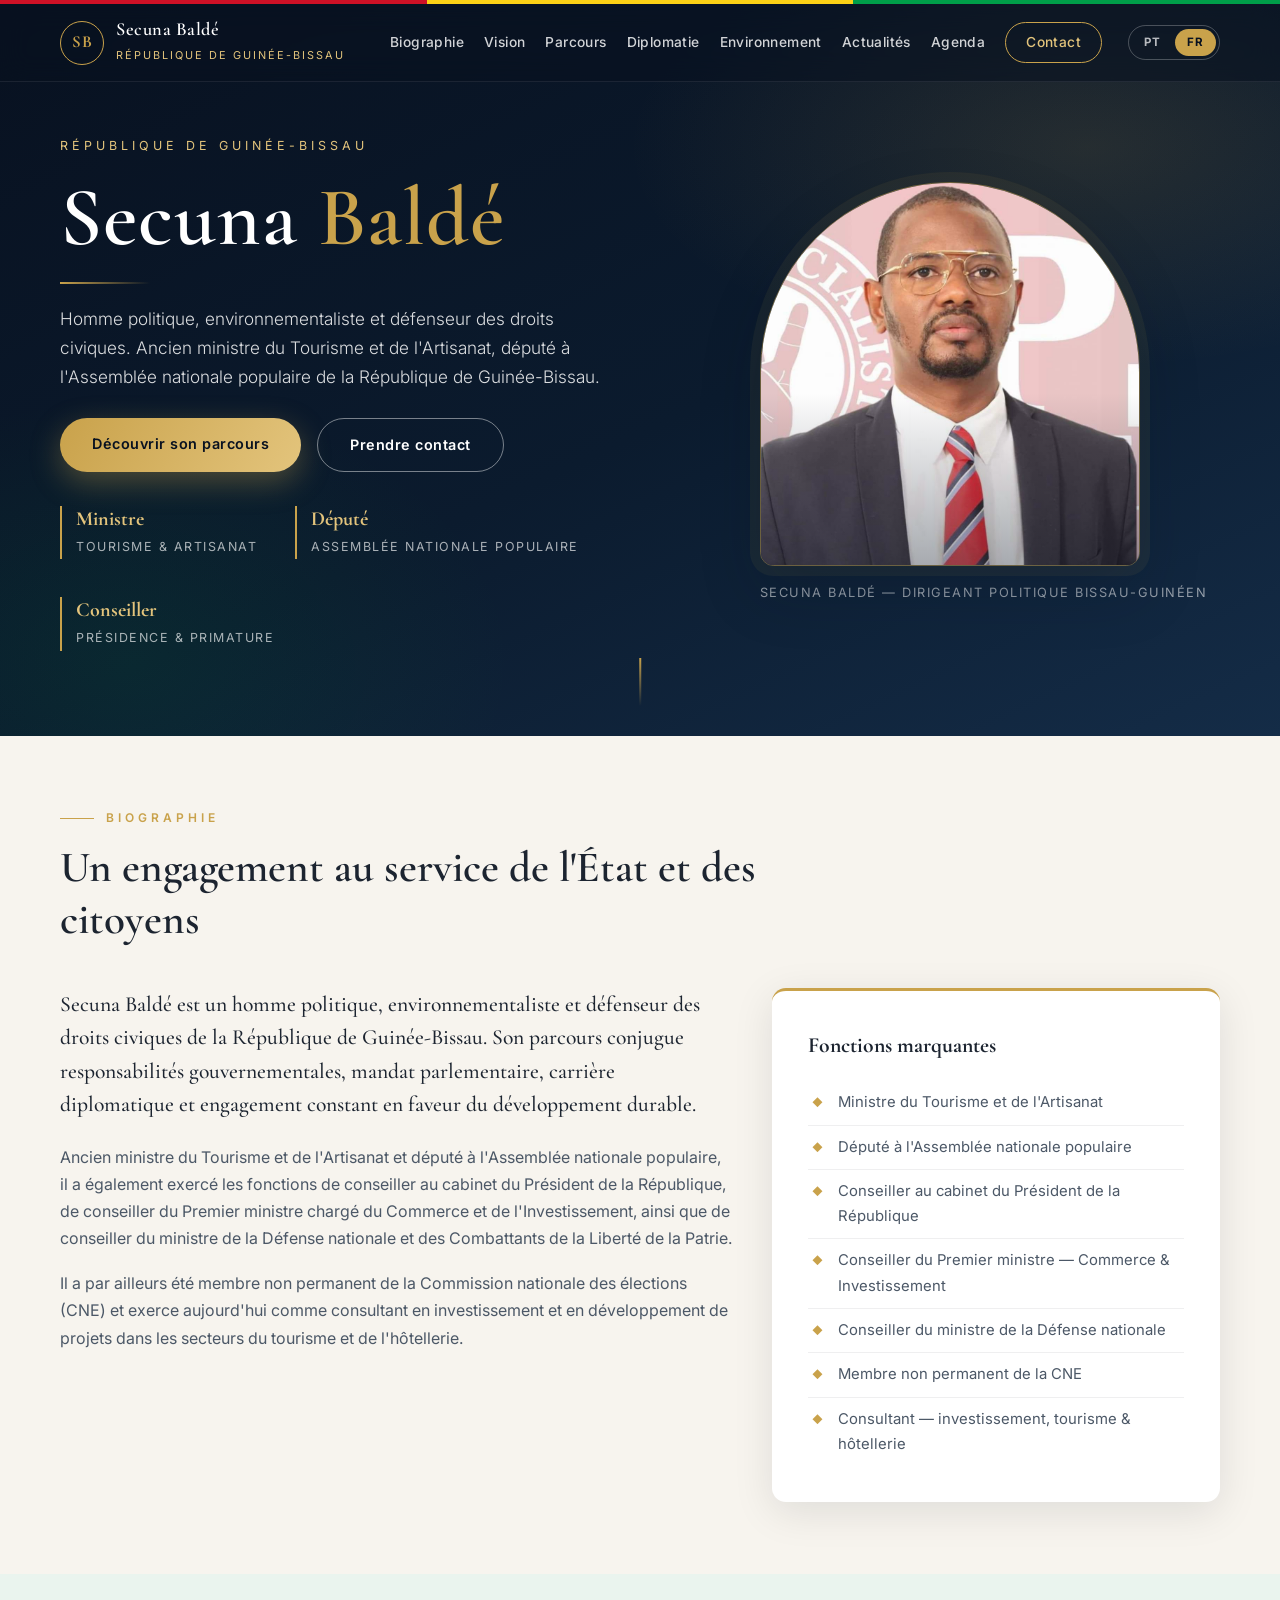
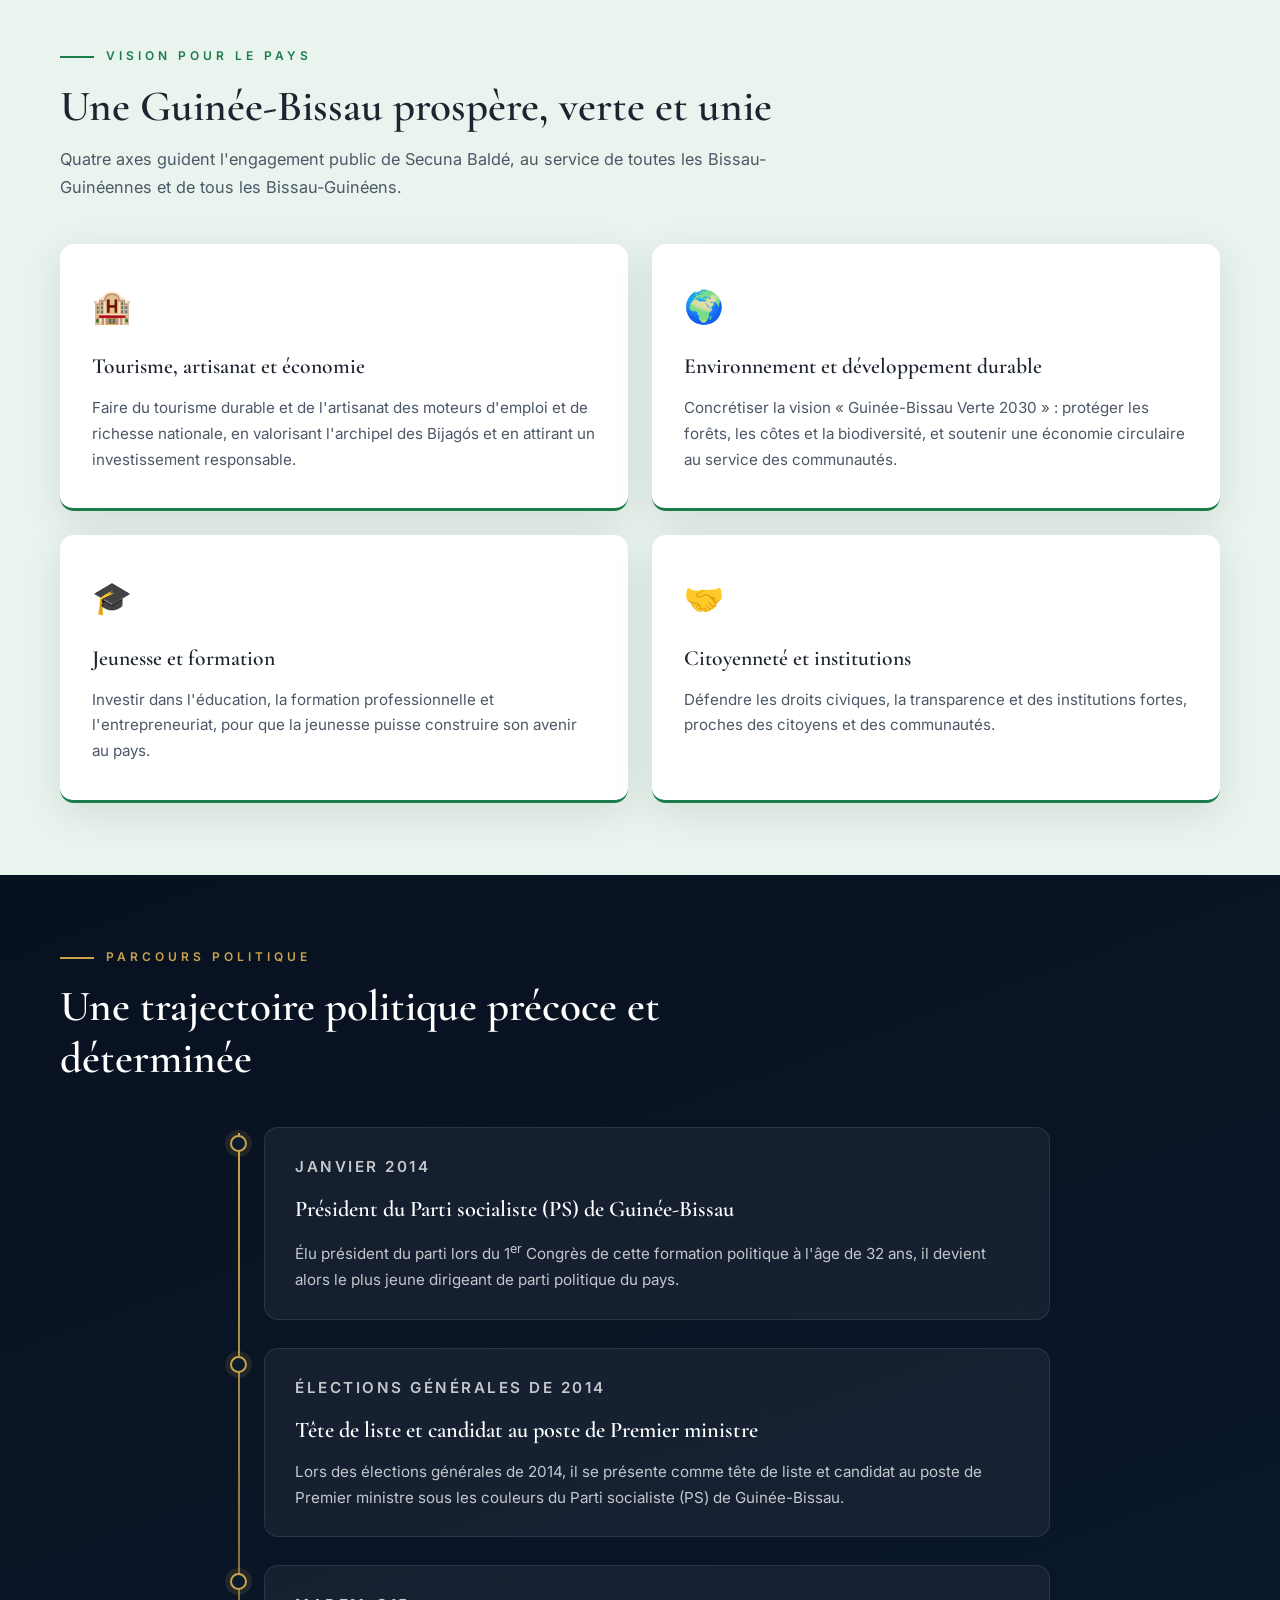
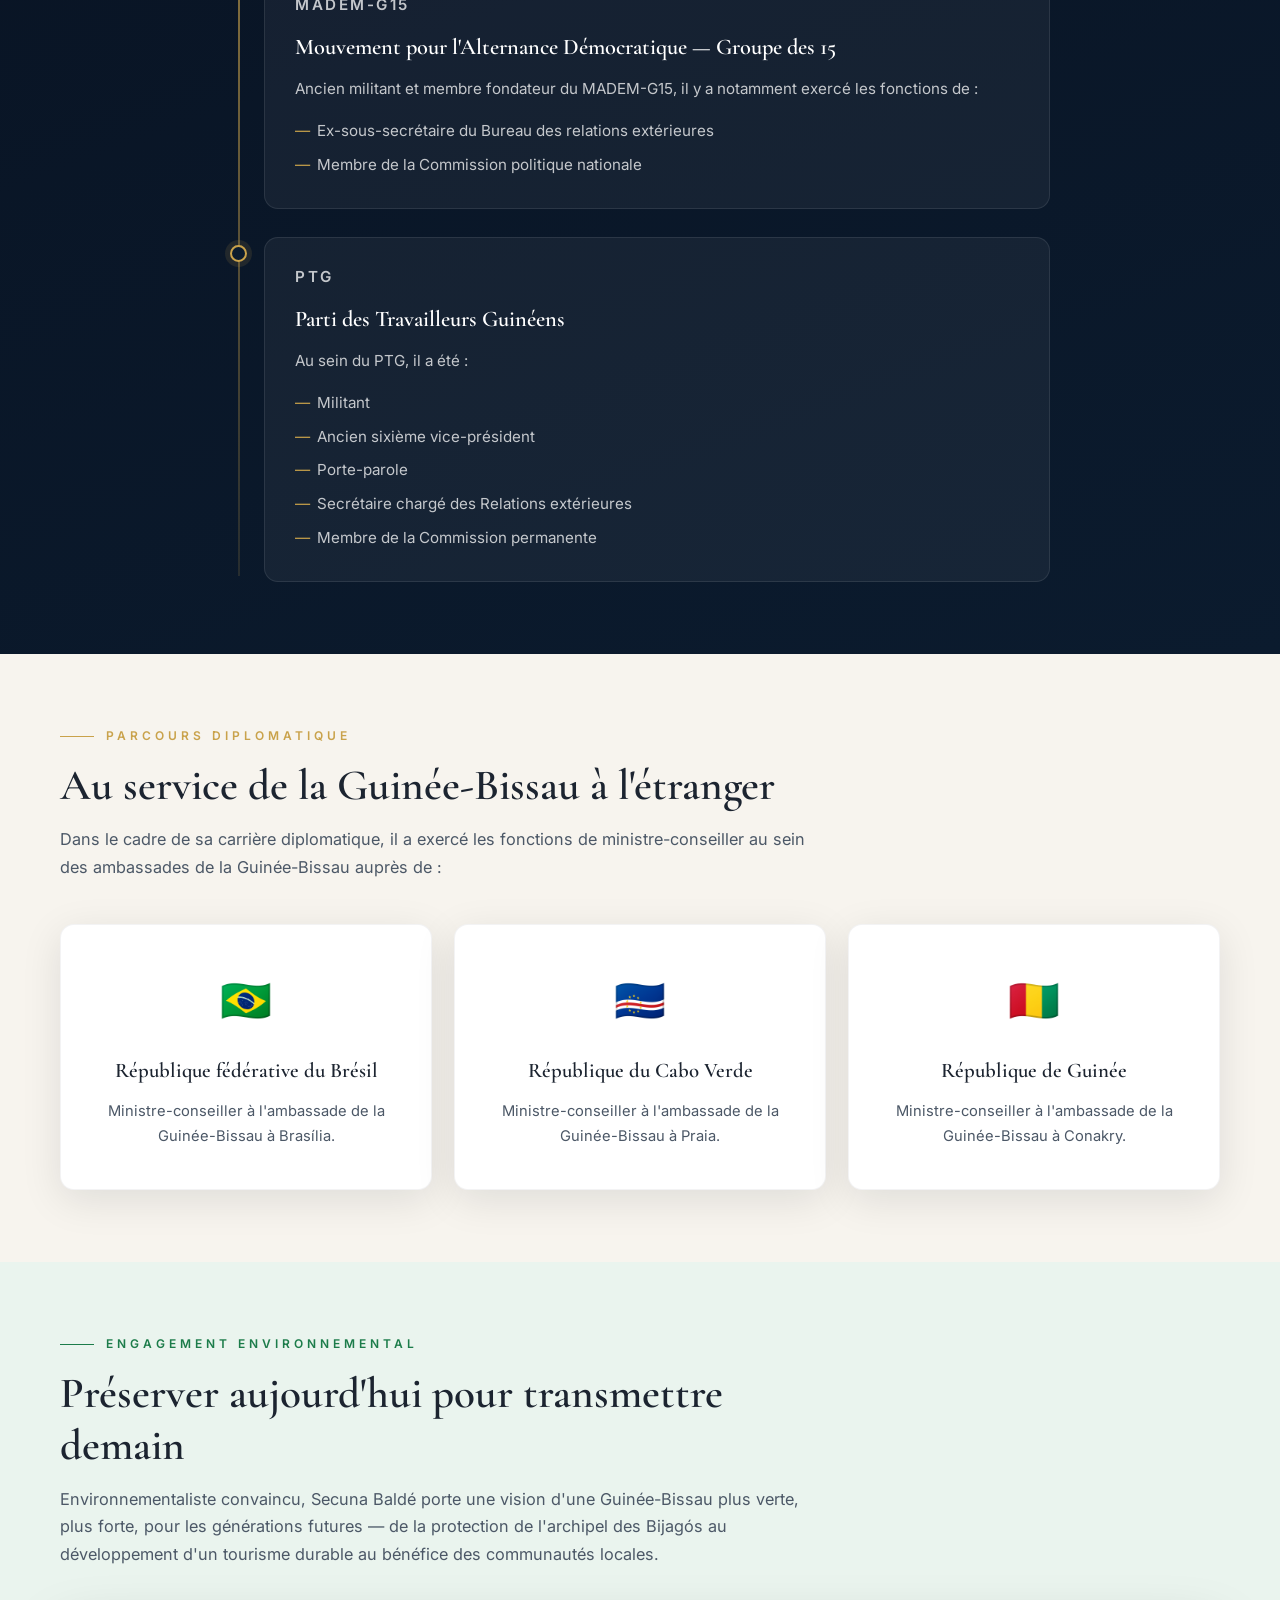
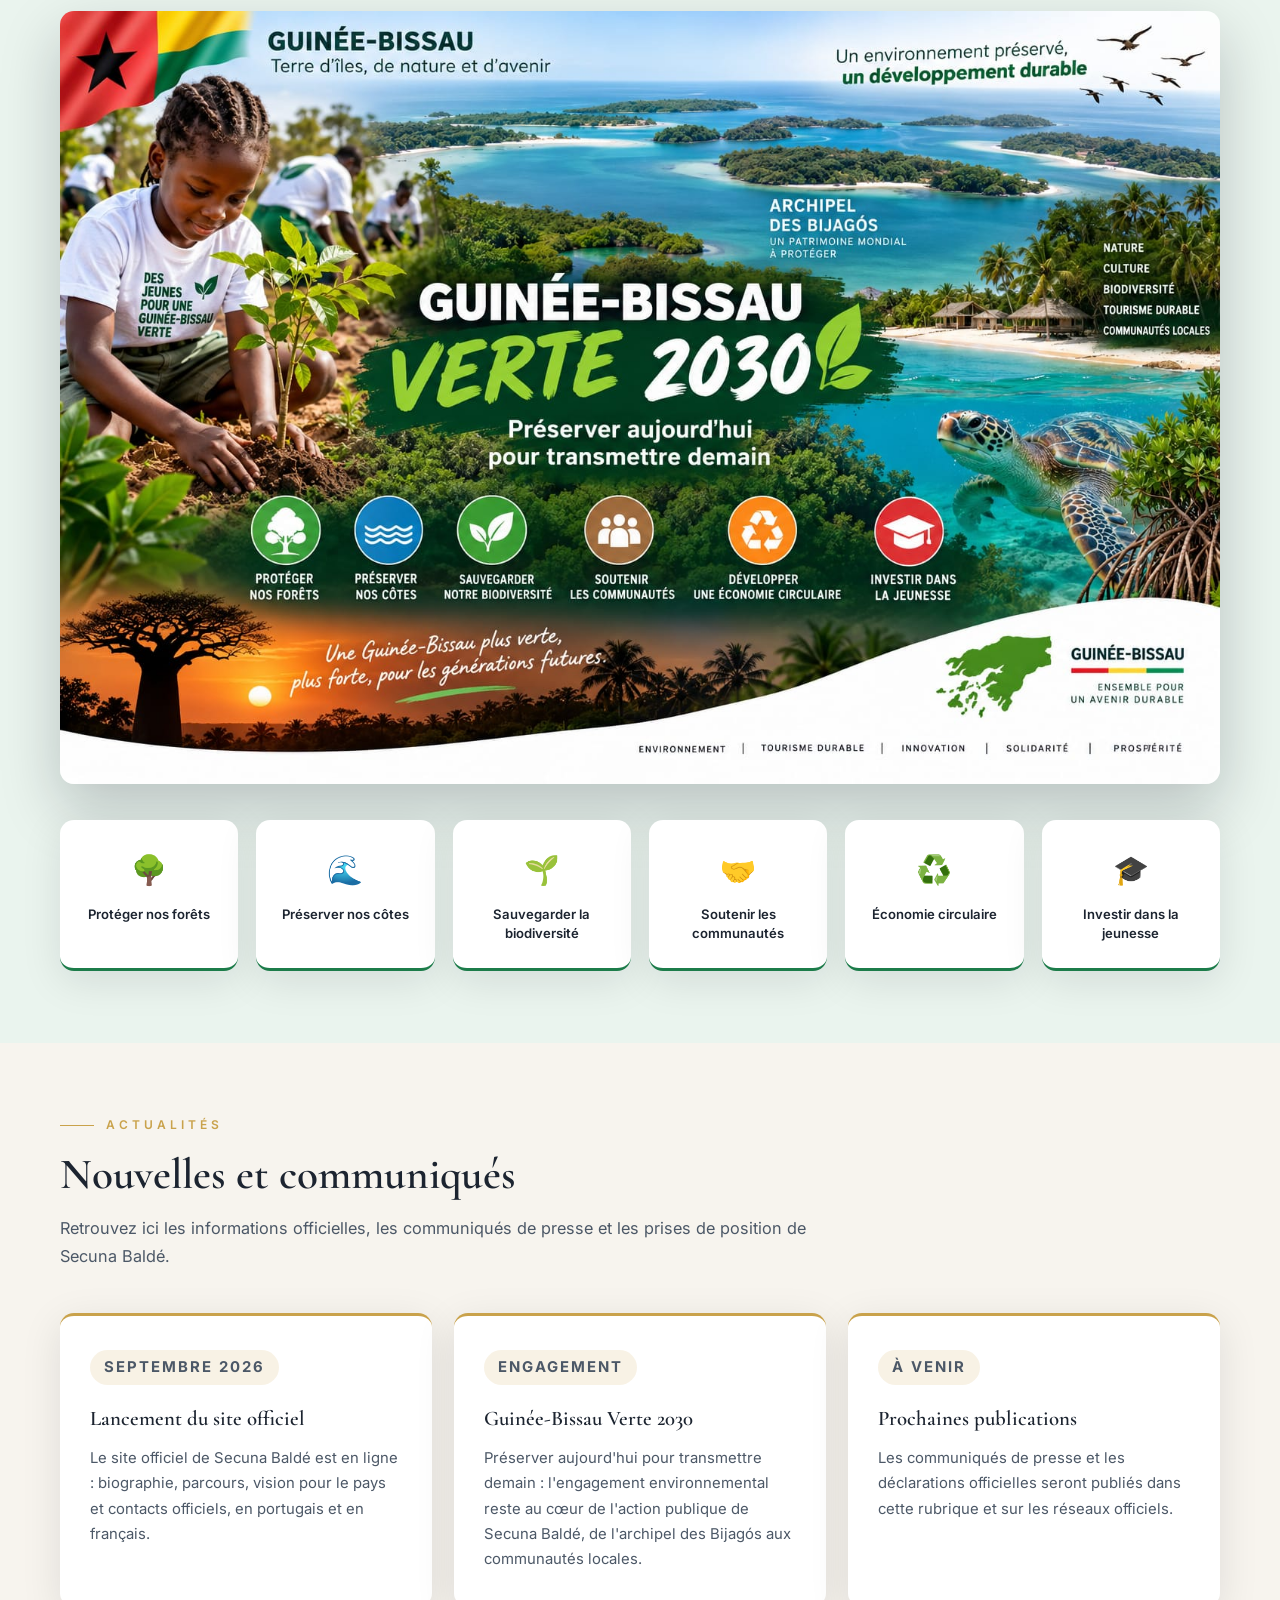
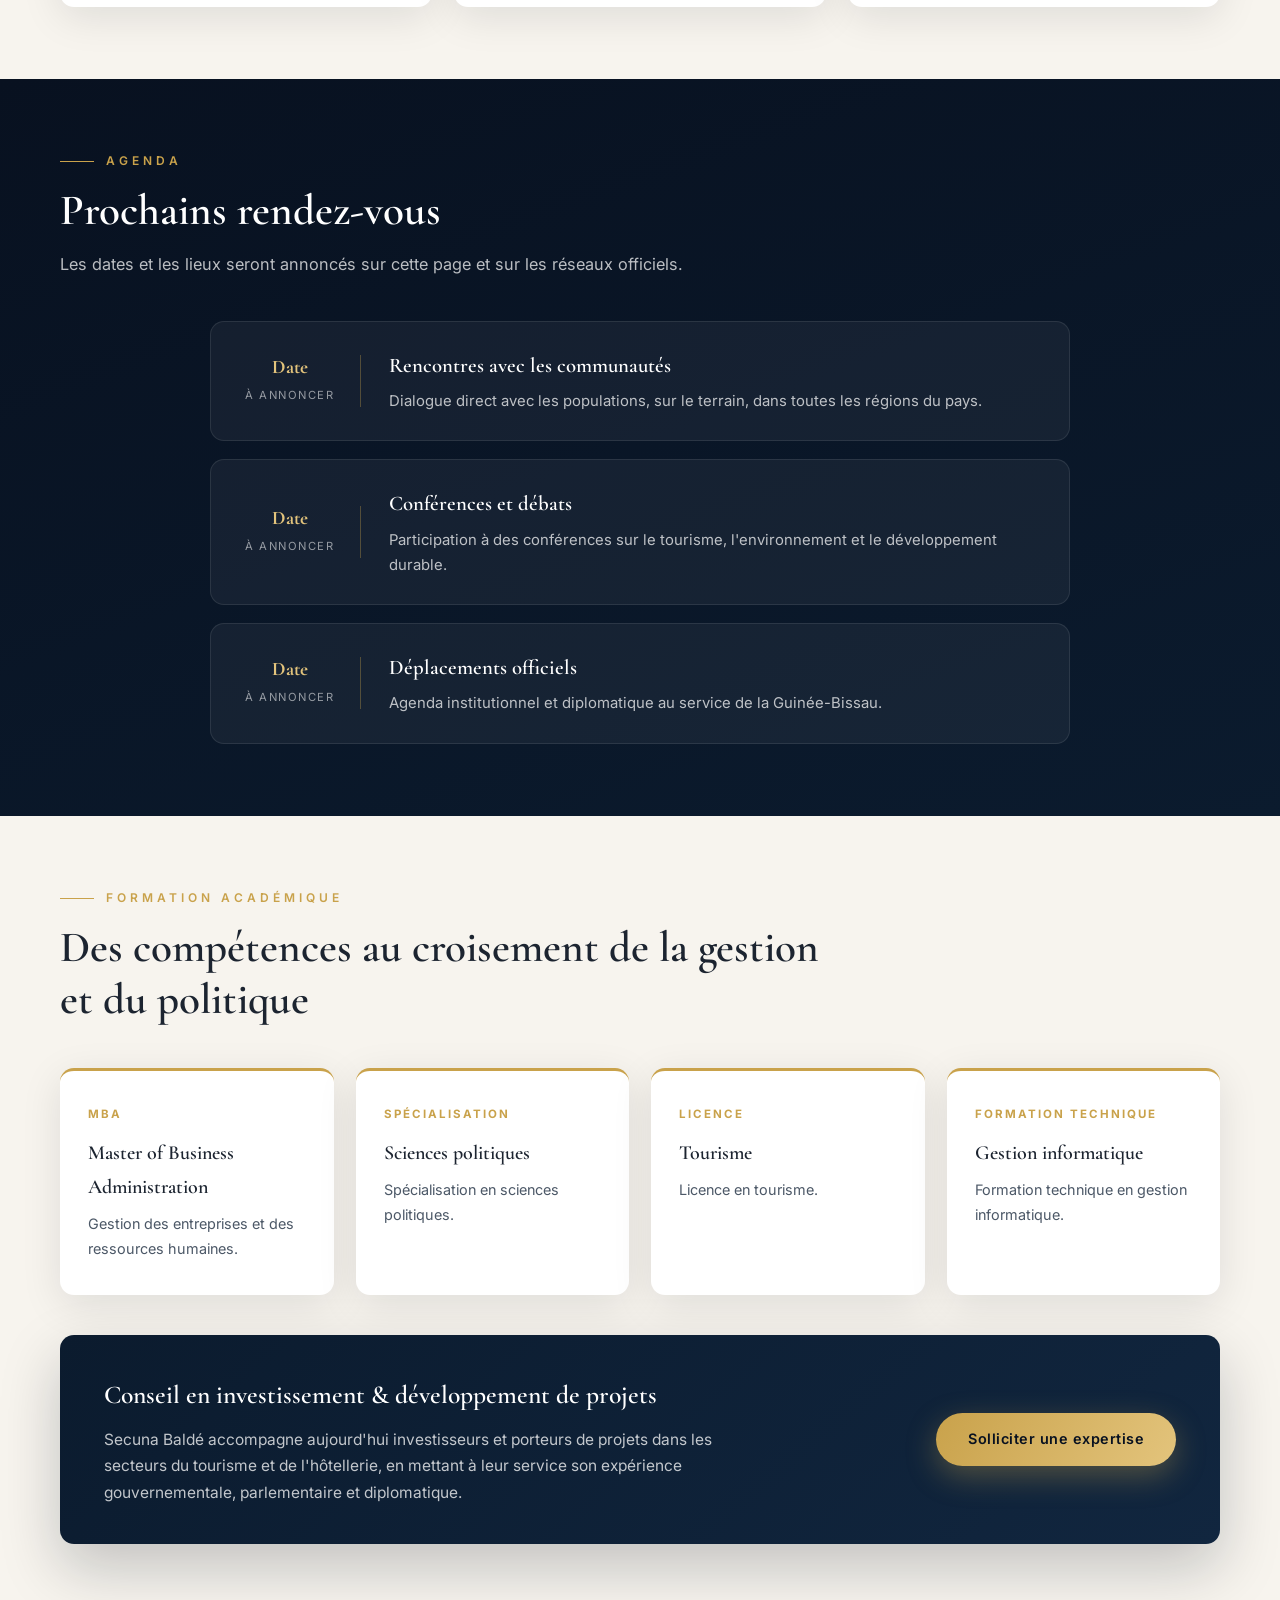
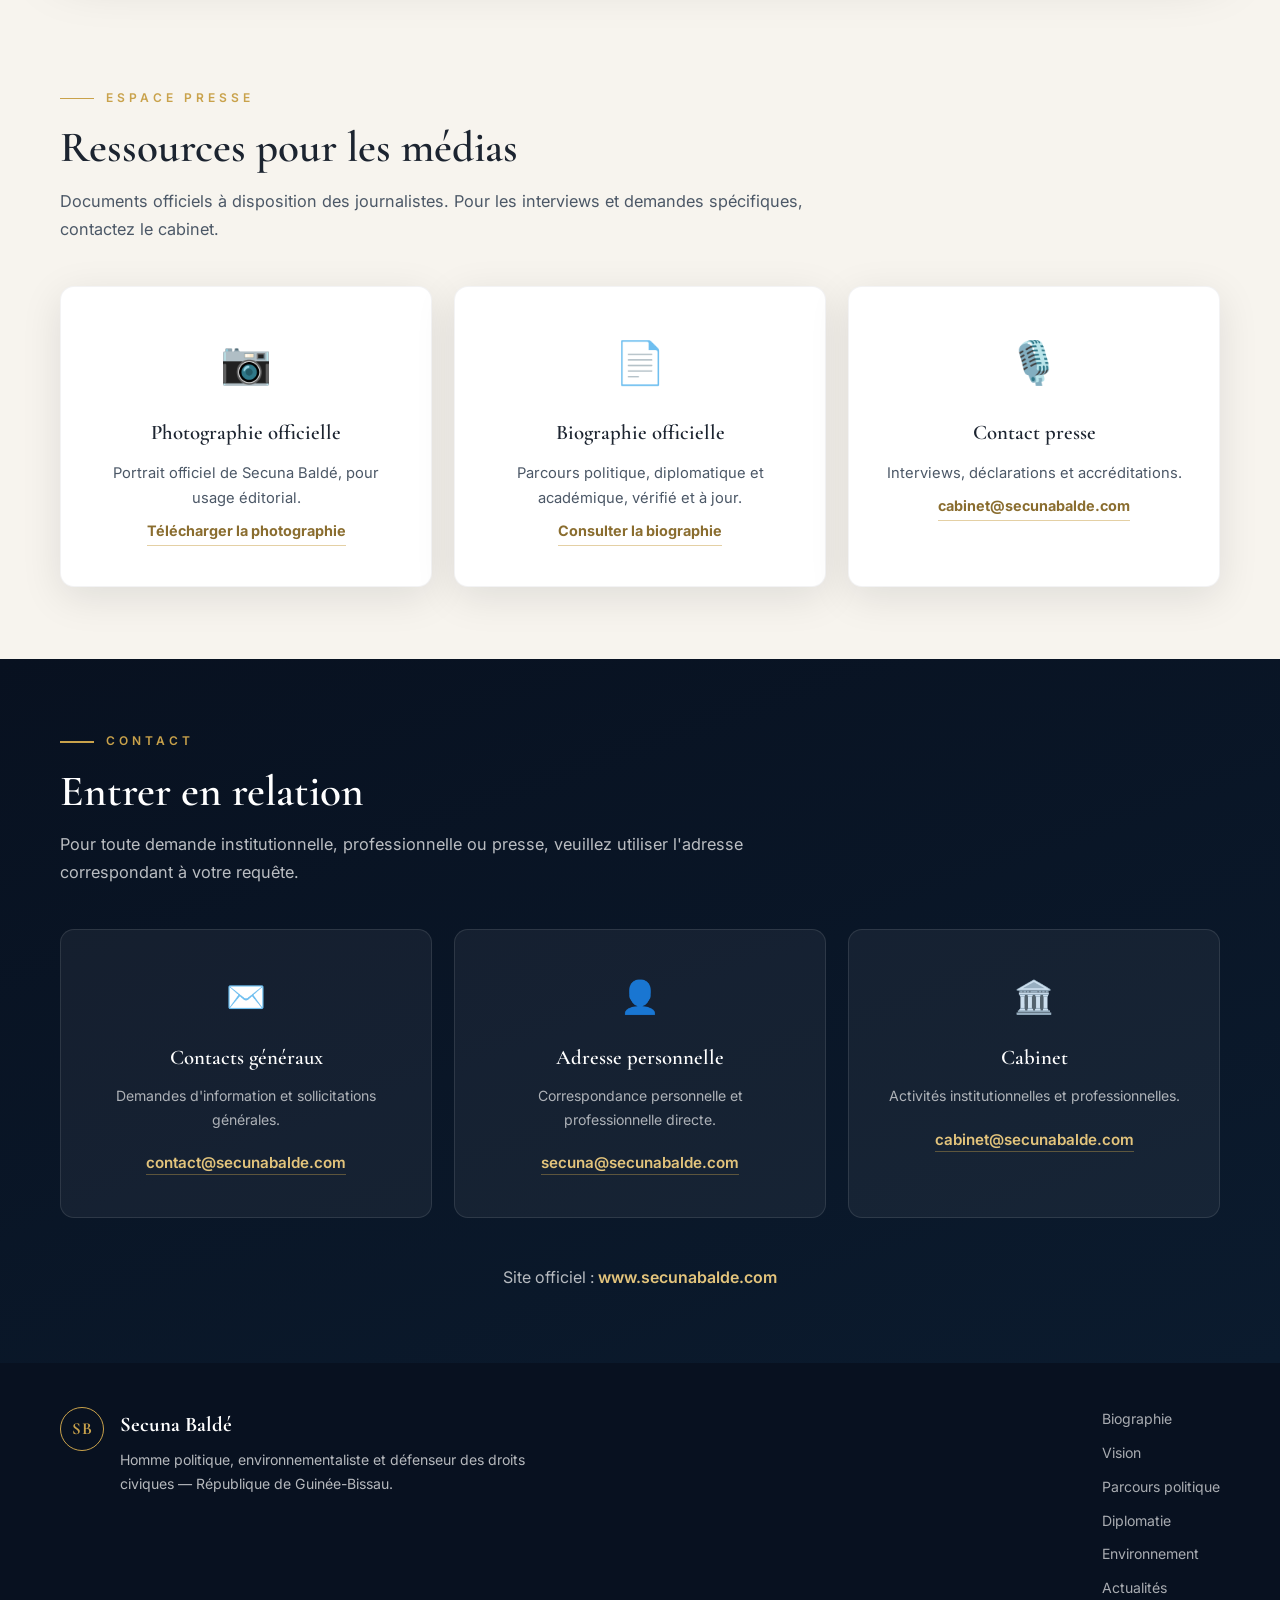
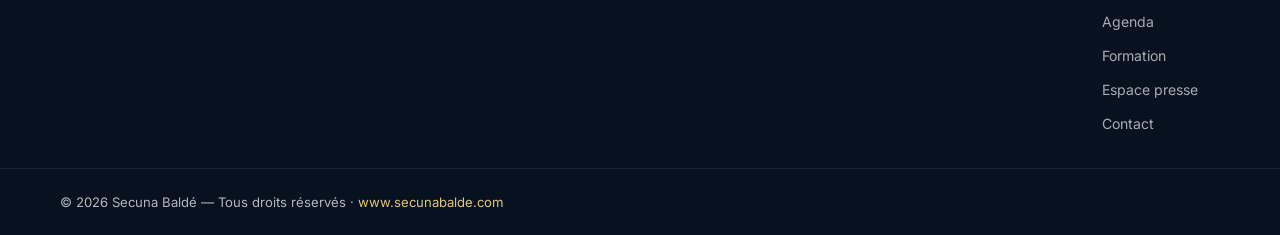
<file: fr/index.html>
<!DOCTYPE html>
<html lang="fr">
<head>
  <meta charset="UTF-8">
  <meta name="viewport" content="width=device-width, initial-scale=1.0">
  <title>Secuna Baldé — Homme d'État, Environnementaliste &amp; Défenseur des droits civiques</title>
  <meta name="description" content="Site officiel de Secuna Baldé — Ancien ministre du Tourisme et de l'Artisanat de la République de Guinée-Bissau, député à l'Assemblée nationale populaire, environnementaliste et consultant en investissement.">
  <meta property="og:title" content="Secuna Baldé — Site officiel">
  <meta property="og:description" content="Politique, environnementaliste et défenseur des droits civiques de la République de Guinée-Bissau.">
  <meta property="og:image" content="../assets/mr_balde.jpeg">
  <link rel="alternate" hreflang="pt" href="https://www.secunabalde.com/">
  <link rel="alternate" hreflang="fr" href="https://www.secunabalde.com/fr/">
  <link rel="preconnect" href="https://fonts.googleapis.com">
  <link rel="preconnect" href="https://fonts.gstatic.com" crossorigin>
  <link href="https://fonts.googleapis.com/css2?family=Cormorant+Garamond:ital,wght@0,400;0,500;0,600;0,700;1,400&family=Inter:wght@300;400;500;600;700&display=swap" rel="stylesheet">
  <link rel="stylesheet" href="../css/style.css">
  <link rel="icon" href="data:image/svg+xml,&lt;svg xmlns='http://www.w3.org/2000/svg' viewBox='0 0 100 100'&gt;&lt;text y='.9em' font-size='90'&gt;🇬🇼&lt;/text&gt;&lt;/svg&gt;">
</head>
<body>

  <!-- Barre drapeau Guinée-Bissau -->
  <div class="flag-bar" aria-hidden="true">
    <span class="flag-red"></span><span class="flag-yellow"></span><span class="flag-green"></span>
  </div>

  <!-- ===== NAVIGATION ===== -->
  <header class="site-header" id="siteHeader">
    <div class="container nav-inner">
      <a href="#accueil" class="brand">
        <span class="brand-initials">SB</span>
        <span class="brand-text">
          <strong>Secuna Baldé</strong>
          <small>République de Guinée-Bissau</small>
        </span>
      </a>
      <nav class="main-nav" id="mainNav" aria-label="Navigation principale">
        <a href="#biographie" class="nav-link">Biographie</a>
        <a href="#vision" class="nav-link">Vision</a>
        <a href="#politique" class="nav-link">Parcours</a>
        <a href="#diplomatie" class="nav-link">Diplomatie</a>
        <a href="#environnement" class="nav-link">Environnement</a>
        <a href="#actualites" class="nav-link">Actualités</a>
        <a href="#agenda" class="nav-link">Agenda</a>
        <a href="#contact" class="nav-link nav-cta">Contact</a>
        <div class="lang-switch" aria-label="Idioma / Langue">
          <a href="../index.html" lang="pt">PT</a>
          <a href="index.html" class="active" lang="fr">FR</a>
        </div>
      </nav>
      <button class="nav-toggle" id="navToggle" aria-label="Ouvrir le menu" aria-expanded="false">
        <span></span><span></span><span></span>
      </button>
    </div>
  </header>

  <main id="pageMain">

    <!-- ===== HERO ===== -->
    <section class="hero" id="accueil">
      <div class="hero-bg" aria-hidden="true"></div>
      <div class="container hero-inner">
        <div class="hero-text reveal">
          <p class="hero-kicker">République de Guinée-Bissau</p>
          <h1 class="hero-title">Secuna <span>Baldé</span></h1>
          <div class="hero-rule" aria-hidden="true"></div>
          <p class="hero-subtitle">
            Homme politique, environnementaliste et défenseur des droits civiques.
            Ancien ministre du Tourisme et de l'Artisanat, député à l'Assemblée
            nationale populaire de la République de Guinée-Bissau.
          </p>
          <div class="hero-actions">
            <a href="#biographie" class="btn btn-gold">Découvrir son parcours</a>
            <a href="#contact" class="btn btn-outline">Prendre contact</a>
          </div>
          <ul class="hero-highlights">
            <li><strong>Ministre</strong><span>Tourisme &amp; Artisanat</span></li>
            <li><strong>Député</strong><span>Assemblée nationale populaire</span></li>
            <li><strong>Conseiller</strong><span>Présidence &amp; Primature</span></li>
          </ul>
        </div>
        <figure class="hero-portrait reveal delay-2">
          <div class="portrait-frame">
            <img src="../assets/mr_balde.jpeg" alt="Portrait officiel de Secuna Baldé" loading="eager">
          </div>
          <figcaption>Secuna Baldé — Dirigeant politique bissau-guinéen</figcaption>
        </figure>
      </div>
      <a href="#biographie" class="scroll-hint" aria-label="Faire défiler vers le bas">
        <span class="scroll-hint-line"></span>
      </a>
    </section>

    <!-- ===== BIOGRAPHIE ===== -->
    <section class="section" id="biographie">
      <div class="container">
        <div class="section-head reveal">
          <p class="section-kicker">Biographie</p>
          <h2 class="section-title">Un engagement au service de l'État et des citoyens</h2>
        </div>
        <div class="bio-grid">
          <div class="bio-text reveal">
            <p class="lead">
              Secuna Baldé est un homme politique, environnementaliste et défenseur des
              droits civiques de la République de Guinée-Bissau. Son parcours conjugue
              responsabilités gouvernementales, mandat parlementaire, carrière diplomatique
              et engagement constant en faveur du développement durable.
            </p>
            <p>
              Ancien ministre du Tourisme et de l'Artisanat et député à l'Assemblée
              nationale populaire, il a également exercé les fonctions de conseiller au
              cabinet du Président de la République, de conseiller du Premier ministre
              chargé du Commerce et de l'Investissement, ainsi que de conseiller du
              ministre de la Défense nationale et des Combattants de la Liberté de la Patrie.
            </p>
            <p>
              Il a par ailleurs été membre non permanent de la Commission nationale des
              élections (CNE) et exerce aujourd'hui comme consultant en investissement et
              en développement de projets dans les secteurs du tourisme et de l'hôtellerie.
            </p>
          </div>
          <aside class="bio-card reveal delay-2">
            <h3>Fonctions marquantes</h3>
            <ul class="check-list">
              <li>Ministre du Tourisme et de l'Artisanat</li>
              <li>Député à l'Assemblée nationale populaire</li>
              <li>Conseiller au cabinet du Président de la République</li>
              <li>Conseiller du Premier ministre — Commerce &amp; Investissement</li>
              <li>Conseiller du ministre de la Défense nationale</li>
              <li>Membre non permanent de la CNE</li>
              <li>Consultant — investissement, tourisme &amp; hôtellerie</li>
            </ul>
          </aside>
        </div>
      </div>
    </section>

    <!-- ===== VISION ===== -->
    <section class="section section-green" id="vision">
      <div class="container">
        <div class="section-head reveal">
          <p class="section-kicker section-kicker-green">Vision pour le pays</p>
          <h2 class="section-title">Une Guinée-Bissau prospère, verte et unie</h2>
          <p class="section-sub">
            Quatre axes guident l'engagement public de Secuna Baldé,
            au service de toutes les Bissau-Guinéennes et de tous les Bissau-Guinéens.
          </p>
        </div>
        <div class="vision-grid">
          <article class="vision-card reveal">
            <span aria-hidden="true">🏨</span>
            <h3>Tourisme, artisanat et économie</h3>
            <p>
              Faire du tourisme durable et de l'artisanat des moteurs d'emploi et de
              richesse nationale, en valorisant l'archipel des Bijagós et en attirant
              un investissement responsable.
            </p>
          </article>
          <article class="vision-card reveal delay-1">
            <span aria-hidden="true">🌍</span>
            <h3>Environnement et développement durable</h3>
            <p>
              Concrétiser la vision « Guinée-Bissau Verte 2030 » : protéger les forêts,
              les côtes et la biodiversité, et soutenir une économie circulaire au
              service des communautés.
            </p>
          </article>
          <article class="vision-card reveal delay-2">
            <span aria-hidden="true">🎓</span>
            <h3>Jeunesse et formation</h3>
            <p>
              Investir dans l'éducation, la formation professionnelle et
              l'entrepreneuriat, pour que la jeunesse puisse construire son avenir
              au pays.
            </p>
          </article>
          <article class="vision-card reveal delay-3">
            <span aria-hidden="true">🤝</span>
            <h3>Citoyenneté et institutions</h3>
            <p>
              Défendre les droits civiques, la transparence et des institutions fortes,
              proches des citoyens et des communautés.
            </p>
          </article>
        </div>
      </div>
    </section>

    <!-- ===== PARCOURS POLITIQUE ===== -->
    <section class="section section-dark" id="politique">
      <div class="container">
        <div class="section-head reveal">
          <p class="section-kicker">Parcours politique</p>
          <h2 class="section-title">Une trajectoire politique précoce et déterminée</h2>
        </div>

        <div class="timeline">
          <article class="timeline-item reveal">
            <div class="timeline-marker" aria-hidden="true"></div>
            <div class="timeline-card">
              <p class="timeline-date">Janvier 2014</p>
              <h3>Président du Parti socialiste (PS) de Guinée-Bissau</h3>
              <p>
                Élu président du parti lors du 1<sup>er</sup> Congrès de cette formation
                politique à l'âge de 32 ans, il devient alors le plus jeune dirigeant
                de parti politique du pays.
              </p>
            </div>
          </article>

          <article class="timeline-item reveal">
            <div class="timeline-marker" aria-hidden="true"></div>
            <div class="timeline-card">
              <p class="timeline-date">Élections générales de 2014</p>
              <h3>Tête de liste et candidat au poste de Premier ministre</h3>
              <p>
                Lors des élections générales de 2014, il se présente comme tête de liste
                et candidat au poste de Premier ministre sous les couleurs du Parti
                socialiste (PS) de Guinée-Bissau.
              </p>
            </div>
          </article>

          <article class="timeline-item reveal">
            <div class="timeline-marker" aria-hidden="true"></div>
            <div class="timeline-card">
              <p class="timeline-date">MADEM-G15</p>
              <h3>Mouvement pour l'Alternance Démocratique — Groupe des 15</h3>
              <p>Ancien militant et membre fondateur du MADEM-G15, il y a notamment exercé les fonctions de :</p>
              <ul class="dash-list">
                <li>Ex-sous-secrétaire du Bureau des relations extérieures</li>
                <li>Membre de la Commission politique nationale</li>
              </ul>
            </div>
          </article>

          <article class="timeline-item reveal">
            <div class="timeline-marker" aria-hidden="true"></div>
            <div class="timeline-card">
              <p class="timeline-date">PTG</p>
              <h3>Parti des Travailleurs Guinéens</h3>
              <p>Au sein du PTG, il a été :</p>
              <ul class="dash-list">
                <li>Militant</li>
                <li>Ancien sixième vice-président</li>
                <li>Porte-parole</li>
                <li>Secrétaire chargé des Relations extérieures</li>
                <li>Membre de la Commission permanente</li>
              </ul>
            </div>
          </article>
        </div>
      </div>
    </section>

    <!-- ===== DIPLOMATIE ===== -->
    <section class="section" id="diplomatie">
      <div class="container">
        <div class="section-head reveal">
          <p class="section-kicker">Parcours diplomatique</p>
          <h2 class="section-title">Au service de la Guinée-Bissau à l'étranger</h2>
          <p class="section-sub">
            Dans le cadre de sa carrière diplomatique, il a exercé les fonctions de
            ministre-conseiller au sein des ambassades de la Guinée-Bissau auprès de :
          </p>
        </div>
        <div class="cards-3">
          <article class="country-card reveal">
            <span class="country-flag" aria-hidden="true">🇧🇷</span>
            <h3>République fédérative du Brésil</h3>
            <p>Ministre-conseiller à l'ambassade de la Guinée-Bissau à Brasília.</p>
          </article>
          <article class="country-card reveal delay-1">
            <span class="country-flag" aria-hidden="true">🇨🇻</span>
            <h3>République du Cabo Verde</h3>
            <p>Ministre-conseiller à l'ambassade de la Guinée-Bissau à Praia.</p>
          </article>
          <article class="country-card reveal delay-2">
            <span class="country-flag" aria-hidden="true">🇬🇳</span>
            <h3>République de Guinée</h3>
            <p>Ministre-conseiller à l'ambassade de la Guinée-Bissau à Conakry.</p>
          </article>
        </div>
      </div>
    </section>

    <!-- ===== ENVIRONNEMENT ===== -->
    <section class="section section-green" id="environnement">
      <div class="container">
        <div class="section-head reveal">
          <p class="section-kicker section-kicker-green">Engagement environnemental</p>
          <h2 class="section-title">Préserver aujourd'hui pour transmettre demain</h2>
          <p class="section-sub">
            Environnementaliste convaincu, Secuna Baldé porte une vision d'une
            Guinée-Bissau plus verte, plus forte, pour les générations futures —
            de la protection de l'archipel des Bijagós au développement d'un
            tourisme durable au bénéfice des communautés locales.
          </p>
        </div>
        <figure class="env-visual reveal">
          <img src="../assets/environnement.jpeg" alt="Guinée-Bissau Verte 2030 — préserver aujourd'hui pour transmettre demain" loading="lazy">
        </figure>
        <div class="pillars">
          <div class="pillar reveal"><span aria-hidden="true">🌳</span><p>Protéger nos forêts</p></div>
          <div class="pillar reveal delay-1"><span aria-hidden="true">🌊</span><p>Préserver nos côtes</p></div>
          <div class="pillar reveal delay-2"><span aria-hidden="true">🌱</span><p>Sauvegarder la biodiversité</p></div>
          <div class="pillar reveal delay-3"><span aria-hidden="true">🤝</span><p>Soutenir les communautés</p></div>
          <div class="pillar reveal delay-4"><span aria-hidden="true">♻️</span><p>Économie circulaire</p></div>
          <div class="pillar reveal delay-5"><span aria-hidden="true">🎓</span><p>Investir dans la jeunesse</p></div>
        </div>
      </div>
    </section>

    <!-- ===== ACTUALITÉS ===== -->
    <section class="section" id="actualites">
      <div class="container">
        <div class="section-head reveal">
          <p class="section-kicker">Actualités</p>
          <h2 class="section-title">Nouvelles et communiqués</h2>
          <p class="section-sub">
            Retrouvez ici les informations officielles, les communiqués de presse
            et les prises de position de Secuna Baldé.
          </p>
        </div>
        <div class="cards-3">
          <article class="news-card reveal">
            <p class="news-date">Septembre 2026</p>
            <h3>Lancement du site officiel</h3>
            <p>
              Le site officiel de Secuna Baldé est en ligne : biographie, parcours,
              vision pour le pays et contacts officiels, en portugais et en français.
            </p>
          </article>
          <article class="news-card reveal delay-1">
            <p class="news-date">Engagement</p>
            <h3>Guinée-Bissau Verte 2030</h3>
            <p>
              Préserver aujourd'hui pour transmettre demain : l'engagement
              environnemental reste au cœur de l'action publique de Secuna Baldé,
              de l'archipel des Bijagós aux communautés locales.
            </p>
          </article>
          <article class="news-card reveal delay-2">
            <p class="news-date">À venir</p>
            <h3>Prochaines publications</h3>
            <p>
              Les communiqués de presse et les déclarations officielles seront
              publiés dans cette rubrique et sur les réseaux officiels.
            </p>
          </article>
        </div>
      </div>
    </section>

    <!-- ===== AGENDA ===== -->
    <section class="section section-dark" id="agenda">
      <div class="container">
        <div class="section-head reveal">
          <p class="section-kicker">Agenda</p>
          <h2 class="section-title">Prochains rendez-vous</h2>
          <p class="section-sub">
            Les dates et les lieux seront annoncés sur cette page et sur les réseaux officiels.
          </p>
        </div>
        <div class="agenda-list">
          <article class="agenda-item reveal">
            <div class="agenda-date"><strong>Date</strong><span>à annoncer</span></div>
            <div class="agenda-info">
              <h3>Rencontres avec les communautés</h3>
              <p>Dialogue direct avec les populations, sur le terrain, dans toutes les régions du pays.</p>
            </div>
          </article>
          <article class="agenda-item reveal delay-1">
            <div class="agenda-date"><strong>Date</strong><span>à annoncer</span></div>
            <div class="agenda-info">
              <h3>Conférences et débats</h3>
              <p>Participation à des conférences sur le tourisme, l'environnement et le développement durable.</p>
            </div>
          </article>
          <article class="agenda-item reveal delay-2">
            <div class="agenda-date"><strong>Date</strong><span>à annoncer</span></div>
            <div class="agenda-info">
              <h3>Déplacements officiels</h3>
              <p>Agenda institutionnel et diplomatique au service de la Guinée-Bissau.</p>
            </div>
          </article>
        </div>
      </div>
    </section>

    <!-- ===== FORMATION & EXPERTISE ===== -->
    <section class="section" id="formation">
      <div class="container">
        <div class="section-head reveal">
          <p class="section-kicker">Formation académique</p>
          <h2 class="section-title">Des compétences au croisement de la gestion et du politique</h2>
        </div>
        <div class="cards-4">
          <article class="edu-card reveal">
            <p class="edu-level">MBA</p>
            <h3>Master of Business Administration</h3>
            <p>Gestion des entreprises et des ressources humaines.</p>
          </article>
          <article class="edu-card reveal delay-1">
            <p class="edu-level">Spécialisation</p>
            <h3>Sciences politiques</h3>
            <p>Spécialisation en sciences politiques.</p>
          </article>
          <article class="edu-card reveal delay-2">
            <p class="edu-level">Licence</p>
            <h3>Tourisme</h3>
            <p>Licence en tourisme.</p>
          </article>
          <article class="edu-card reveal delay-3">
            <p class="edu-level">Formation technique</p>
            <h3>Gestion informatique</h3>
            <p>Formation technique en gestion informatique.</p>
          </article>
        </div>

        <div class="consulting reveal">
          <div class="consulting-text">
            <h3>Conseil en investissement &amp; développement de projets</h3>
            <p>
              Secuna Baldé accompagne aujourd'hui investisseurs et porteurs de projets
              dans les secteurs du tourisme et de l'hôtellerie, en mettant à leur service
              son expérience gouvernementale, parlementaire et diplomatique.
            </p>
          </div>
          <a href="#contact" class="btn btn-gold">Solliciter une expertise</a>
        </div>
      </div>
    </section>

    <!-- ===== PRESSE ===== -->
    <section class="section" id="presse">
      <div class="container">
        <div class="section-head reveal">
          <p class="section-kicker">Espace presse</p>
          <h2 class="section-title">Ressources pour les médias</h2>
          <p class="section-sub">
            Documents officiels à disposition des journalistes. Pour les interviews
            et demandes spécifiques, contactez le cabinet.
          </p>
        </div>
        <div class="cards-3">
          <article class="country-card reveal">
            <span class="country-flag" aria-hidden="true">📷</span>
            <h3>Photographie officielle</h3>
            <p>Portrait officiel de Secuna Baldé, pour usage éditorial.</p>
            <a class="press-link" href="../assets/mr_balde.jpeg" download="secuna-balde-portrait-officiel.jpg">Télécharger la photographie</a>
          </article>
          <article class="country-card reveal delay-1">
            <span class="country-flag" aria-hidden="true">📄</span>
            <h3>Biographie officielle</h3>
            <p>Parcours politique, diplomatique et académique, vérifié et à jour.</p>
            <a class="press-link" href="#biographie">Consulter la biographie</a>
          </article>
          <article class="country-card reveal delay-2">
            <span class="country-flag" aria-hidden="true">🎙️</span>
            <h3>Contact presse</h3>
            <p>Interviews, déclarations et accréditations.</p>
            <a class="press-link" href="mailto:cabinet@secunabalde.com">cabinet@secunabalde.com</a>
          </article>
        </div>
      </div>
    </section>

    <!-- ===== CONTACT ===== -->
    <section class="section section-dark" id="contact">
      <div class="container">
        <div class="section-head reveal">
          <p class="section-kicker">Contact</p>
          <h2 class="section-title">Entrer en relation</h2>
          <p class="section-sub">
            Pour toute demande institutionnelle, professionnelle ou presse,
            veuillez utiliser l'adresse correspondant à votre requête.
          </p>
        </div>
        <div class="cards-3">
          <article class="contact-card reveal">
            <span class="contact-icon" aria-hidden="true">✉️</span>
            <h3>Contacts généraux</h3>
            <p>Demandes d'information et sollicitations générales.</p>
            <a href="mailto:contact@secunabalde.com">contact@secunabalde.com</a>
          </article>
          <article class="contact-card reveal delay-1">
            <span class="contact-icon" aria-hidden="true">👤</span>
            <h3>Adresse personnelle</h3>
            <p>Correspondance personnelle et professionnelle directe.</p>
            <a href="mailto:secuna@secunabalde.com">secuna@secunabalde.com</a>
          </article>
          <article class="contact-card reveal delay-2">
            <span class="contact-icon" aria-hidden="true">🏛️</span>
            <h3>Cabinet</h3>
            <p>Activités institutionnelles et professionnelles.</p>
            <a href="mailto:cabinet@secunabalde.com">cabinet@secunabalde.com</a>
          </article>
        </div>
        <p class="contact-site reveal">
          Site officiel : <a href="https://www.secunabalde.com">www.secunabalde.com</a>
        </p>
      </div>
    </section>

  </main>

  <!-- ===== FOOTER ===== -->
  <footer class="site-footer" id="pageFooter">
    <div class="container footer-inner">
      <div class="footer-brand">
        <span class="brand-initials">SB</span>
        <div>
          <strong>Secuna Baldé</strong>
          <p>Homme politique, environnementaliste et défenseur des droits civiques — République de Guinée-Bissau.</p>
        </div>
      </div>
      <nav class="footer-nav" aria-label="Navigation de pied de page">
        <a href="#biographie">Biographie</a>
        <a href="#vision">Vision</a>
        <a href="#politique">Parcours politique</a>
        <a href="#diplomatie">Diplomatie</a>
        <a href="#environnement">Environnement</a>
        <a href="#actualites">Actualités</a>
        <a href="#agenda">Agenda</a>
        <a href="#formation">Formation</a>
        <a href="#presse">Espace presse</a>
        <a href="#contact">Contact</a>
      </nav>
    </div>
    <div class="footer-bottom">
      <div class="container">
        <p>© <span id="year"></span> Secuna Baldé — Tous droits réservés · <a href="https://www.secunabalde.com">www.secunabalde.com</a></p>
      </div>
    </div>
  </footer>

  <script>window.SB_BASE = '../';</script>
  <script src="../js/editor.js"></script>
  <script src="../js/main.js"></script>
</body>
</html>
</file>
<file: css/style.css>
/* =====================================================
   Secuna Baldé — Site officiel
   Design premium institutionnel
   ===================================================== */

:root {
  --navy-900: #081120;
  --navy-800: #0b1b2e;
  --navy-700: #11263f;
  --gold: #c9a24b;
  --gold-light: #e3c47c;
  --ivory: #f7f4ee;
  --white: #ffffff;
  --ink: #1c2430;
  --ink-soft: #4c5867;
  --green: #1c7c4a;
  --green-soft: #eaf4ee;
  --red-flag: #ce1126;
  --yellow-flag: #fcd116;
  --green-flag: #009e49;
  --radius: 14px;
  --shadow-soft: 0 10px 40px rgba(8, 17, 32, 0.10);
  --shadow-strong: 0 24px 60px rgba(8, 17, 32, 0.22);
  --font-serif: "Cormorant Garamond", Georgia, serif;
  --font-sans: "Inter", "Segoe UI", Arial, sans-serif;
}

* { margin: 0; padding: 0; box-sizing: border-box; }

html { scroll-behavior: smooth; }

body {
  font-family: var(--font-sans);
  color: var(--ink);
  background: var(--ivory);
  line-height: 1.7;
  font-size: 16px;
  -webkit-font-smoothing: antialiased;
}

img { max-width: 100%; display: block; }

.container {
  width: min(1160px, 92%);
  margin-inline: auto;
}

/* ---------- Barre drapeau ---------- */
.flag-bar {
  position: fixed;
  top: 0; left: 0; right: 0;
  height: 4px;
  display: flex;
  z-index: 1001;
}
.flag-bar span { flex: 1; }
.flag-red { background: var(--red-flag); }
.flag-yellow { background: var(--yellow-flag); }
.flag-green { background: var(--green-flag); }

/* ---------- Header / Navigation ---------- */
.site-header {
  position: fixed;
  top: 4px; left: 0; right: 0;
  z-index: 1000;
  background: rgba(8, 17, 32, 0.55);
  backdrop-filter: blur(14px);
  -webkit-backdrop-filter: blur(14px);
  border-bottom: 1px solid rgba(255, 255, 255, 0.08);
  transition: background 0.35s ease, box-shadow 0.35s ease;
}
.site-header.scrolled {
  background: rgba(8, 17, 32, 0.92);
  box-shadow: 0 8px 30px rgba(0, 0, 0, 0.25);
}

.nav-inner {
  display: flex;
  align-items: center;
  justify-content: space-between;
  padding-block: 14px;
}

.brand {
  display: flex;
  align-items: center;
  gap: 12px;
  text-decoration: none;
}
.brand-initials {
  display: grid;
  place-items: center;
  width: 44px; height: 44px;
  border: 1.5px solid var(--gold);
  border-radius: 50%;
  color: var(--gold);
  font-family: var(--font-serif);
  font-weight: 700;
  font-size: 1.05rem;
  letter-spacing: 1px;
  flex-shrink: 0;
}
.brand-text strong {
  display: block;
  color: var(--white);
  font-family: var(--font-serif);
  font-size: 1.15rem;
  font-weight: 600;
  letter-spacing: 0.5px;
  line-height: 1.2;
}
.brand-text small {
  color: var(--gold-light);
  font-size: 0.68rem;
  text-transform: uppercase;
  letter-spacing: 2px;
}

.main-nav {
  display: flex;
  align-items: center;
  gap: 20px;
}
.nav-link {
  color: rgba(255, 255, 255, 0.82);
  text-decoration: none;
  font-size: 0.86rem;
  font-weight: 500;
  letter-spacing: 0.4px;
  position: relative;
  padding-block: 6px;
  transition: color 0.25s ease;
}
.nav-link::after {
  content: "";
  position: absolute;
  left: 0; bottom: 0;
  width: 0; height: 1.5px;
  background: var(--gold);
  transition: width 0.3s ease;
}
.nav-link:hover, .nav-link.active { color: var(--gold-light); }
.nav-link:hover::after, .nav-link.active::after { width: 100%; }

.nav-cta {
  border: 1px solid var(--gold);
  border-radius: 999px;
  padding: 8px 20px;
  color: var(--gold-light);
}
.nav-cta::after { display: none; }
.nav-cta:hover { background: var(--gold); color: var(--navy-900); }

.lang-switch {
  display: flex;
  gap: 2px;
  border: 1px solid rgba(255, 255, 255, 0.25);
  border-radius: 999px;
  padding: 3px;
  margin-left: 6px;
}
.lang-switch a {
  padding: 4px 12px;
  border-radius: 999px;
  font-size: 0.72rem;
  font-weight: 700;
  letter-spacing: 1px;
  text-decoration: none;
  color: rgba(255, 255, 255, 0.7);
  transition: color 0.25s ease, background 0.25s ease;
}
.lang-switch a.active { background: var(--gold); color: var(--navy-900); }
.lang-switch a:not(.active):hover { color: var(--gold-light); }

.nav-toggle {
  display: none;
  flex-direction: column;
  gap: 5px;
  background: none;
  border: none;
  cursor: pointer;
  padding: 8px;
}
.nav-toggle span {
  width: 26px; height: 2px;
  background: var(--white);
  transition: transform 0.3s ease, opacity 0.3s ease;
}
.nav-toggle.open span:nth-child(1) { transform: translateY(7px) rotate(45deg); }
.nav-toggle.open span:nth-child(2) { opacity: 0; }
.nav-toggle.open span:nth-child(3) { transform: translateY(-7px) rotate(-45deg); }

/* ---------- Hero ---------- */
.hero {
  position: relative;
  display: flex;
  align-items: center;
  background: linear-gradient(155deg, var(--navy-900) 0%, var(--navy-800) 55%, #142c47 100%);
  color: var(--white);
  overflow: hidden;
  padding: 135px 0 85px;
}
.hero-bg {
  position: absolute;
  inset: 0;
  background:
    radial-gradient(ellipse 60% 50% at 85% 20%, rgba(201, 162, 75, 0.14), transparent 60%),
    radial-gradient(ellipse 50% 60% at 10% 90%, rgba(0, 158, 73, 0.10), transparent 60%);
  pointer-events: none;
}

.hero-inner {
  position: relative;
  display: grid;
  grid-template-columns: 1.15fr 0.85fr;
  gap: 48px;
  align-items: center;
}

.hero-kicker {
  text-transform: uppercase;
  letter-spacing: 4px;
  font-size: 0.78rem;
  color: var(--gold-light);
  margin-bottom: 18px;
}
.hero-title {
  font-family: var(--font-serif);
  font-size: clamp(3rem, 7vw, 5.2rem);
  font-weight: 600;
  line-height: 1.05;
  letter-spacing: 1px;
}
.hero-title span { color: var(--gold); }

.hero-rule {
  width: 90px; height: 2px;
  background: linear-gradient(90deg, var(--gold), transparent);
  margin: 20px 0;
}

.hero-subtitle {
  font-size: 1.08rem;
  font-weight: 300;
  color: rgba(255, 255, 255, 0.85);
  max-width: 560px;
  margin-bottom: 26px;
}

.hero-actions { display: flex; gap: 16px; flex-wrap: wrap; margin-bottom: 34px; }

.btn {
  display: inline-block;
  padding: 14px 32px;
  border-radius: 999px;
  text-decoration: none;
  font-weight: 600;
  font-size: 0.9rem;
  letter-spacing: 0.5px;
  transition: transform 0.25s ease, box-shadow 0.25s ease, background 0.25s ease, color 0.25s ease;
}
.btn-gold {
  background: linear-gradient(120deg, var(--gold), var(--gold-light));
  color: var(--navy-900);
  box-shadow: 0 10px 30px rgba(201, 162, 75, 0.35);
}
.btn-gold:hover { transform: translateY(-3px); box-shadow: 0 16px 38px rgba(201, 162, 75, 0.45); }
.btn-outline {
  border: 1px solid rgba(255, 255, 255, 0.45);
  color: var(--white);
}
.btn-outline:hover { border-color: var(--gold); color: var(--gold-light); transform: translateY(-3px); }

.hero-highlights {
  list-style: none;
  display: flex;
  gap: 38px;
  flex-wrap: wrap;
}
.hero-highlights li {
  border-left: 2px solid var(--gold);
  padding-left: 14px;
}
.hero-highlights strong {
  display: block;
  font-family: var(--font-serif);
  font-size: 1.25rem;
  color: var(--gold-light);
  line-height: 1.3;
}
.hero-highlights span {
  font-size: 0.78rem;
  text-transform: uppercase;
  letter-spacing: 1.5px;
  color: rgba(255, 255, 255, 0.65);
}

.hero-portrait { justify-self: center; text-align: center; }
.portrait-frame {
  position: relative;
  width: min(380px, 80vw);
  border-radius: 200px 200px var(--radius) var(--radius);
  overflow: hidden;
  border: 1px solid rgba(201, 162, 75, 0.5);
  box-shadow: var(--shadow-strong), 0 0 0 10px rgba(201, 162, 75, 0.07);
}
.portrait-frame::after {
  content: "";
  position: absolute;
  inset: 0;
  background: linear-gradient(to top, rgba(8, 17, 32, 0.35), transparent 45%);
}
.portrait-frame img { width: 100%; height: auto; }
.hero-portrait figcaption {
  margin-top: 16px;
  font-size: 0.8rem;
  letter-spacing: 1.5px;
  text-transform: uppercase;
  color: rgba(255, 255, 255, 0.55);
}

.scroll-hint {
  position: absolute;
  bottom: 30px; left: 50%;
  transform: translateX(-50%);
}
.scroll-hint-line {
  display: block;
  width: 1.5px; height: 48px;
  background: linear-gradient(to bottom, var(--gold), transparent);
  animation: scrollPulse 2s ease-in-out infinite;
}
@keyframes scrollPulse {
  0%, 100% { opacity: 0.35; transform: scaleY(0.7); transform-origin: top; }
  50% { opacity: 1; transform: scaleY(1); }
}

/* ---------- Sections génériques ---------- */
.section { padding: 72px 0; }

.section-head { max-width: 760px; margin-bottom: 42px; }
.section-kicker {
  text-transform: uppercase;
  letter-spacing: 4px;
  font-size: 0.75rem;
  font-weight: 600;
  color: var(--gold);
  margin-bottom: 14px;
}
.section-kicker::before {
  content: "";
  display: inline-block;
  width: 34px; height: 1.5px;
  background: var(--gold);
  vertical-align: middle;
  margin-right: 12px;
}
.section-kicker-green { color: var(--green); }
.section-kicker-green::before { background: var(--green); }

.section-title {
  font-family: var(--font-serif);
  font-size: clamp(1.9rem, 4vw, 2.7rem);
  font-weight: 600;
  line-height: 1.2;
  color: var(--ink);
}
.section-sub {
  margin-top: 14px;
  color: var(--ink-soft);
  font-size: 1.02rem;
}

.section-dark {
  background: linear-gradient(160deg, var(--navy-900), var(--navy-800));
  color: var(--white);
}
.section-dark .section-title { color: var(--white); }
.section-dark .section-sub { color: rgba(255, 255, 255, 0.72); }

/* ---------- Biographie ---------- */
.bio-grid {
  display: grid;
  grid-template-columns: 1.5fr 1fr;
  gap: 40px;
  align-items: start;
}
.bio-text .lead {
  font-family: var(--font-serif);
  font-size: 1.35rem;
  font-weight: 500;
  line-height: 1.55;
  color: var(--ink);
  margin-bottom: 22px;
}
.bio-text p:not(.lead) { color: var(--ink-soft); margin-bottom: 18px; }

.bio-card {
  background: var(--white);
  border-radius: var(--radius);
  padding: 36px;
  box-shadow: var(--shadow-soft);
  border-top: 3px solid var(--gold);
}
.bio-card h3 {
  font-family: var(--font-serif);
  font-size: 1.35rem;
  margin-bottom: 18px;
}
.check-list { list-style: none; }
.check-list li {
  position: relative;
  padding: 9px 0 9px 30px;
  font-size: 0.93rem;
  color: var(--ink-soft);
  border-bottom: 1px solid rgba(28, 36, 48, 0.07);
}
.check-list li:last-child { border-bottom: none; }
.check-list li::before {
  content: "◆";
  position: absolute;
  left: 4px;
  color: var(--gold);
  font-size: 0.65rem;
  top: 13px;
}

/* ---------- Timeline politique ---------- */
.timeline {
  position: relative;
  max-width: 820px;
  margin-inline: auto;
  padding-left: 34px;
}
.timeline::before {
  content: "";
  position: absolute;
  left: 8px; top: 6px; bottom: 6px;
  width: 1.5px;
  background: linear-gradient(to bottom, var(--gold), rgba(201, 162, 75, 0.15));
}
.timeline-item { position: relative; margin-bottom: 28px; }
.timeline-item:last-child { margin-bottom: 0; }
.timeline-marker {
  position: absolute;
  left: -34px; top: 8px;
  width: 17px; height: 17px;
  border-radius: 50%;
  background: var(--navy-800);
  border: 2.5px solid var(--gold);
  box-shadow: 0 0 0 5px rgba(201, 162, 75, 0.12);
}
.timeline-card {
  background: rgba(255, 255, 255, 0.05);
  border: 1px solid rgba(255, 255, 255, 0.09);
  border-radius: var(--radius);
  padding: 26px 30px;
  transition: transform 0.3s ease, border-color 0.3s ease, background 0.3s ease;
}
.timeline-card:hover {
  transform: translateX(6px);
  border-color: rgba(201, 162, 75, 0.45);
  background: rgba(255, 255, 255, 0.07);
}
.timeline-date {
  font-size: 0.75rem;
  text-transform: uppercase;
  letter-spacing: 2.5px;
  color: var(--gold-light);
  margin-bottom: 10px;
  font-weight: 600;
}
.timeline-card h3 {
  font-family: var(--font-serif);
  font-size: 1.4rem;
  font-weight: 600;
  margin-bottom: 10px;
  color: var(--white);
}
.timeline-card p { color: rgba(255, 255, 255, 0.75); font-size: 0.95rem; }
.dash-list { list-style: none; margin-top: 12px; }
.dash-list li {
  position: relative;
  padding: 4px 0 4px 22px;
  color: rgba(255, 255, 255, 0.75);
  font-size: 0.95rem;
}
.dash-list li::before {
  content: "—";
  position: absolute;
  left: 0;
  color: var(--gold);
}

/* ---------- Cartes diplomatie / contact ---------- */
.cards-3 {
  display: grid;
  grid-template-columns: repeat(3, 1fr);
  gap: 22px;
}

.country-card {
  background: var(--white);
  border-radius: var(--radius);
  padding: 40px 32px;
  text-align: center;
  box-shadow: var(--shadow-soft);
  border: 1px solid rgba(28, 36, 48, 0.05);
  transition: transform 0.3s ease, box-shadow 0.3s ease;
}
.country-card:hover { transform: translateY(-8px); box-shadow: var(--shadow-strong); }
.country-flag { font-size: 2.6rem; display: block; margin-bottom: 18px; }
.country-card h3 {
  font-family: var(--font-serif);
  font-size: 1.3rem;
  font-weight: 600;
  margin-bottom: 10px;
}
.country-card p { color: var(--ink-soft); font-size: 0.92rem; }

/* ---------- Environnement ---------- */
.section-green { background: var(--green-soft); }

.env-visual {
  border-radius: var(--radius);
  overflow: hidden;
  box-shadow: var(--shadow-strong);
  margin-bottom: 36px;
}
.env-visual img { width: 100%; }

.pillars {
  display: grid;
  grid-template-columns: repeat(6, 1fr);
  gap: 18px;
}
.pillar {
  background: var(--white);
  border-radius: var(--radius);
  padding: 26px 14px;
  text-align: center;
  box-shadow: var(--shadow-soft);
  border-bottom: 3px solid var(--green);
  transition: transform 0.3s ease;
}
.pillar:hover { transform: translateY(-6px); }
.pillar span { font-size: 1.8rem; display: block; margin-bottom: 10px; }
.pillar p { font-size: 0.82rem; font-weight: 600; color: var(--ink); line-height: 1.4; }

/* ---------- Formation ---------- */
.cards-4 {
  display: grid;
  grid-template-columns: repeat(4, 1fr);
  gap: 22px;
  margin-bottom: 40px;
}
.edu-card {
  background: var(--white);
  border-radius: var(--radius);
  padding: 34px 28px;
  box-shadow: var(--shadow-soft);
  border-top: 3px solid var(--gold);
  transition: transform 0.3s ease, box-shadow 0.3s ease;
}
.edu-card:hover { transform: translateY(-8px); box-shadow: var(--shadow-strong); }
.edu-level {
  font-size: 0.72rem;
  text-transform: uppercase;
  letter-spacing: 2px;
  font-weight: 700;
  color: var(--gold);
  margin-bottom: 12px;
}
.edu-card h3 {
  font-family: var(--font-serif);
  font-size: 1.25rem;
  font-weight: 600;
  margin-bottom: 8px;
}
.edu-card p:last-child { color: var(--ink-soft); font-size: 0.9rem; }

.consulting {
  display: flex;
  align-items: center;
  justify-content: space-between;
  gap: 40px;
  background: linear-gradient(140deg, var(--navy-800), var(--navy-700));
  border-radius: var(--radius);
  padding: 38px 44px;
  color: var(--white);
  box-shadow: var(--shadow-strong);
}
.consulting h3 {
  font-family: var(--font-serif);
  font-size: 1.6rem;
  font-weight: 600;
  margin-bottom: 10px;
}
.consulting p { color: rgba(255, 255, 255, 0.75); max-width: 620px; font-size: 0.97rem; }
.consulting .btn { flex-shrink: 0; }

/* ---------- Contact ---------- */
.contact-card {
  background: rgba(255, 255, 255, 0.05);
  border: 1px solid rgba(255, 255, 255, 0.1);
  border-radius: var(--radius);
  padding: 40px 32px;
  text-align: center;
  transition: transform 0.3s ease, border-color 0.3s ease;
}
.contact-card:hover { transform: translateY(-8px); border-color: rgba(201, 162, 75, 0.5); }
.contact-icon { font-size: 2rem; display: block; margin-bottom: 16px; }
.contact-card h3 {
  font-family: var(--font-serif);
  font-size: 1.3rem;
  font-weight: 600;
  margin-bottom: 8px;
  color: var(--white);
}
.contact-card p { color: rgba(255, 255, 255, 0.65); font-size: 0.88rem; margin-bottom: 18px; }
.contact-card a {
  color: var(--gold-light);
  text-decoration: none;
  font-weight: 600;
  font-size: 0.95rem;
  border-bottom: 1px solid rgba(201, 162, 75, 0.4);
  padding-bottom: 2px;
  transition: color 0.25s ease, border-color 0.25s ease;
}
.contact-card a:hover { color: var(--gold); border-color: var(--gold); }

.contact-site {
  text-align: center;
  margin-top: 46px;
  color: rgba(255, 255, 255, 0.7);
}
.contact-site a { color: var(--gold-light); text-decoration: none; font-weight: 600; }
.contact-site a:hover { text-decoration: underline; }

/* ---------- Vision (axes du programme) ---------- */
.vision-grid {
  display: grid;
  grid-template-columns: repeat(2, 1fr);
  gap: 24px;
}
.vision-card {
  background: var(--white);
  border-radius: var(--radius);
  padding: 36px 32px;
  box-shadow: var(--shadow-soft);
  border-bottom: 3px solid var(--green);
  transition: transform 0.3s ease, box-shadow 0.3s ease;
}
.vision-card:hover { transform: translateY(-6px); box-shadow: var(--shadow-strong); }
.vision-card > span { font-size: 2rem; display: block; margin-bottom: 14px; }
.vision-card h3 {
  font-family: var(--font-serif);
  font-size: 1.35rem;
  font-weight: 600;
  margin-bottom: 10px;
}
.vision-card p { color: var(--ink-soft); font-size: 0.95rem; }

/* ---------- Actualités ---------- */
.news-card {
  background: var(--white);
  border-radius: var(--radius);
  padding: 34px 30px;
  box-shadow: var(--shadow-soft);
  border-top: 3px solid var(--gold);
  transition: transform 0.3s ease, box-shadow 0.3s ease;
}
.news-card:hover { transform: translateY(-8px); box-shadow: var(--shadow-strong); }
.news-date {
  display: inline-block;
  font-size: 0.7rem;
  text-transform: uppercase;
  letter-spacing: 2px;
  font-weight: 700;
  color: #8a6d2f;
  background: rgba(201, 162, 75, 0.14);
  border-radius: 999px;
  padding: 5px 14px;
  margin-bottom: 16px;
}
.news-card h3 {
  font-family: var(--font-serif);
  font-size: 1.3rem;
  font-weight: 600;
  margin-bottom: 10px;
}
.news-card p { color: var(--ink-soft); font-size: 0.93rem; }

/* ---------- Agenda ---------- */
.agenda-list {
  max-width: 860px;
  margin-inline: auto;
  display: flex;
  flex-direction: column;
  gap: 18px;
}
.agenda-item {
  display: flex;
  gap: 28px;
  align-items: center;
  background: rgba(255, 255, 255, 0.05);
  border: 1px solid rgba(255, 255, 255, 0.09);
  border-radius: var(--radius);
  padding: 26px 32px;
  transition: border-color 0.3s ease, transform 0.3s ease;
}
.agenda-item:hover { border-color: rgba(201, 162, 75, 0.45); transform: translateX(6px); }
.agenda-date {
  flex-shrink: 0;
  width: 118px;
  text-align: center;
  border-right: 1px solid rgba(201, 162, 75, 0.35);
  padding-right: 24px;
}
.agenda-date strong {
  display: block;
  font-family: var(--font-serif);
  font-size: 1.2rem;
  color: var(--gold-light);
  line-height: 1.3;
}
.agenda-date span {
  font-size: 0.7rem;
  text-transform: uppercase;
  letter-spacing: 1.5px;
  color: rgba(255, 255, 255, 0.55);
}
.agenda-info h3 {
  font-family: var(--font-serif);
  font-size: 1.3rem;
  font-weight: 600;
  color: var(--white);
  margin-bottom: 6px;
}
.agenda-info p { color: rgba(255, 255, 255, 0.72); font-size: 0.93rem; }

/* ---------- Espace presse ---------- */
.press-link {
  display: inline-block;
  margin-top: 8px;
  color: #8a6d2f;
  font-weight: 700;
  font-size: 0.9rem;
  text-decoration: none;
  border-bottom: 1.5px solid rgba(201, 162, 75, 0.5);
  padding-bottom: 2px;
  transition: color 0.25s ease, border-color 0.25s ease;
}
.press-link:hover { color: var(--gold); border-color: var(--gold); }

/* ---------- Sections personnalisées (mode édition) ---------- */
.custom-content p {
  color: var(--ink-soft);
  max-width: 760px;
  margin-bottom: 16px;
}
.section-dark .custom-content p { color: rgba(255, 255, 255, 0.75); }

.custom-figure {
  border-radius: var(--radius);
  overflow: hidden;
  box-shadow: var(--shadow-soft);
  margin-bottom: 28px;
  max-width: 860px;
}
.custom-figure img { width: 100%; }

.gallery-grid {
  display: grid;
  grid-template-columns: repeat(3, 1fr);
  gap: 18px;
  margin-bottom: 24px;
}
.gallery-grid img {
  width: 100%;
  height: 260px;
  object-fit: cover;
  border-radius: var(--radius);
  box-shadow: var(--shadow-soft);
  transition: transform 0.3s ease, box-shadow 0.3s ease;
}
.gallery-grid img:hover { transform: scale(1.02); box-shadow: var(--shadow-strong); }

@media (max-width: 880px) {
  .gallery-grid { grid-template-columns: repeat(2, 1fr); }
}
@media (max-width: 560px) {
  .gallery-grid { grid-template-columns: 1fr; }
  .gallery-grid img { height: 220px; }
}

/* ---------- Footer ---------- */
.site-footer {
  background: var(--navy-900);
  color: rgba(255, 255, 255, 0.7);
}
.footer-inner {
  display: flex;
  justify-content: space-between;
  align-items: flex-start;
  gap: 40px;
  padding: 44px 0 32px;
  flex-wrap: wrap;
}
.footer-brand {
  display: flex;
  gap: 16px;
  align-items: flex-start;
  max-width: 480px;
}
.footer-brand strong {
  display: block;
  color: var(--white);
  font-family: var(--font-serif);
  font-size: 1.3rem;
  margin-bottom: 6px;
}
.footer-brand p { font-size: 0.88rem; }
.footer-nav { display: flex; flex-direction: column; gap: 10px; }
.footer-nav a {
  color: rgba(255, 255, 255, 0.65);
  text-decoration: none;
  font-size: 0.88rem;
  transition: color 0.25s ease;
}
.footer-nav a:hover { color: var(--gold-light); }

.footer-bottom {
  border-top: 1px solid rgba(255, 255, 255, 0.08);
  padding: 22px 0;
  font-size: 0.82rem;
}
.footer-bottom a { color: var(--gold-light); text-decoration: none; }

/* ---------- Animations reveal ---------- */
.reveal {
  opacity: 0;
  transform: translateY(28px);
  transition: opacity 0.8s ease, transform 0.8s ease;
}
.reveal.visible { opacity: 1; transform: translateY(0); }
.delay-1 { transition-delay: 0.1s; }
.delay-2 { transition-delay: 0.2s; }
.delay-3 { transition-delay: 0.3s; }
.delay-4 { transition-delay: 0.4s; }
.delay-5 { transition-delay: 0.5s; }

@media (prefers-reduced-motion: reduce) {
  html { scroll-behavior: auto; }
  .reveal { opacity: 1; transform: none; transition: none; }
  .scroll-hint-line { animation: none; }
}

/* ---------- Responsive ---------- */
@media (max-width: 1024px) {
  .pillars { grid-template-columns: repeat(3, 1fr); }
  .cards-4 { grid-template-columns: repeat(2, 1fr); }
}

@media (max-width: 1200px) {
  .main-nav {
    position: fixed;
    top: 76px; right: 0;
    flex-direction: column;
    align-items: flex-end;
    gap: 4px;
    background: rgba(8, 17, 32, 0.97);
    padding: 26px 30px 30px;
    border-radius: 0 0 0 var(--radius);
    border: 1px solid rgba(255, 255, 255, 0.08);
    transform: translateX(110%);
    transition: transform 0.35s ease;
    min-width: 240px;
    max-height: calc(100vh - 90px);
    overflow-y: auto;
  }
  .main-nav.open { transform: translateX(0); }
  .nav-link { font-size: 1rem; padding-block: 10px; }
  .nav-cta { margin-top: 12px; }
  .lang-switch { margin: 14px 0 0; }
  .nav-toggle { display: flex; }
}

@media (max-width: 880px) {
  .hero { padding-top: 120px; }
  .hero-inner { grid-template-columns: 1fr; gap: 50px; }
  .hero-portrait { order: -1; }
  .portrait-frame { width: min(300px, 75vw); }
  .bio-grid { grid-template-columns: 1fr; }
  .cards-3 { grid-template-columns: 1fr; }
  .consulting { flex-direction: column; text-align: center; align-items: center; }
  .vision-grid { grid-template-columns: 1fr; }
  .agenda-item { flex-direction: column; align-items: flex-start; gap: 14px; }
  .agenda-date {
    width: auto;
    text-align: left;
    border-right: none;
    border-bottom: 1px solid rgba(201, 162, 75, 0.35);
    padding: 0 0 10px;
  }
}

@media (max-width: 560px) {
  .section { padding: 56px 0; }
  .pillars { grid-template-columns: repeat(2, 1fr); }
  .cards-4 { grid-template-columns: 1fr; }
  .hero-highlights { gap: 22px; }
  .timeline { padding-left: 28px; }
  .timeline-card { padding: 24px 22px; }
  .consulting { padding: 36px 26px; }
}
</file>
